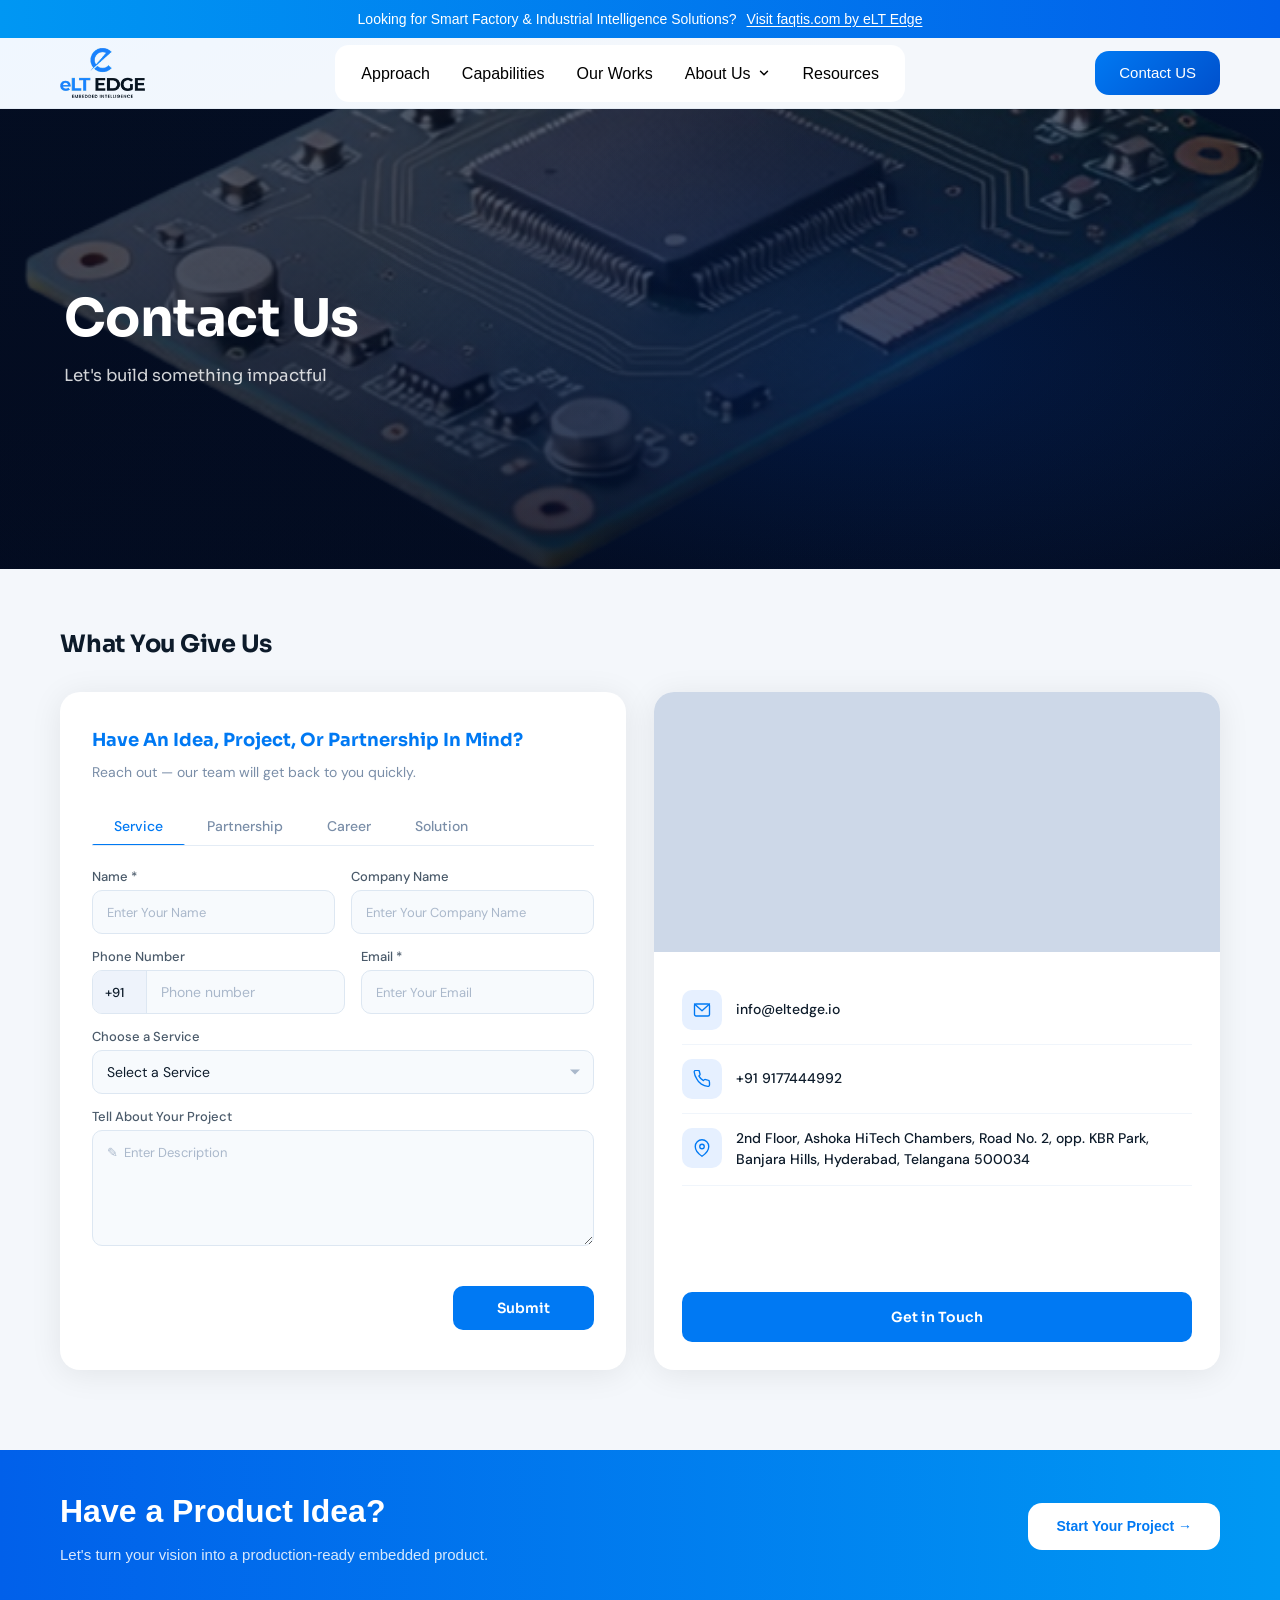
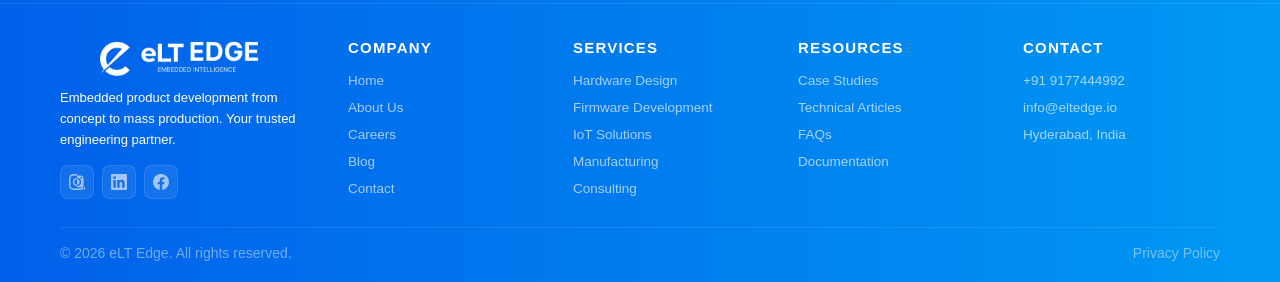
<file: contact.html>
<!doctype html>
<html lang="en">

<head>
  <meta charset="UTF-8" />
  <meta name="viewport" content="width=device-width, initial-scale=1.0" />
  <title>Contact Us — eLT Edge</title>
  <link rel="preconnect" href="https://fonts.googleapis.com" />
  <link rel="preconnect" href="https://fonts.gstatic.com" crossorigin />
  <link
    href="https://fonts.googleapis.com/css2?family=Sora:wght@300;400;500;600;700;800&family=DM+Sans:ital,opsz,wght@0,9..40,300;0,9..40,400;0,9..40,500;1,9..40,300&display=swap"
    rel="stylesheet" />
  <link rel="stylesheet" href="css/style.css" />
  <link rel="stylesheet" href="css/contact.css" />
</head>

<body>
  <!-- TOP BANNER -->
  <div class="top-banner">
    <span>Looking for Smart Factory &amp; Industrial Intelligence
      Solutions?</span>
    <a href="https://faqtis.com" target="_blank" class="banner-link">Visit faqtis.com by eLT Edge</a>
  </div>

  <!-- NAVBAR -->
  <header class="navbar" id="navbar">
    <div class="nav-inner container">
      <div class="nav-logo">
        <a href="./index.html">
          <img src="assets/images/logo white bg (1) 1.png" alt="eLT Edge" class="logo-img" />
        </a>
      </div>
      <nav class="nav-links" id="navLinks">
        <a href="approach.html" class="nav-link">Approach</a>
        <a href="capabilities-scroll.html" class="nav-link">Capabilities</a>
        <a href="ourworks.html" class="nav-link">Our Works</a>
        <div class="nav-dropdown">
          <a href="aboutus.html" class="nav-link dropdown-toggle">
            About Us

            <span class="dropdown-arrow">
              <svg xmlns="http://www.w3.org/2000/svg" width="14" height="14" viewBox="0 0 24 24" fill="none"
                stroke="currentColor" stroke-width="2.5" stroke-linecap="round" stroke-linejoin="round">
                <polyline points="6 9 12 15 18 9"></polyline>
              </svg>
            </span>
          </a>

          <div class="dropdown-menu">
            <a href="our-team.html">Our Team</a>
            <a href="careers.html">Careers</a>
          </div>
        </div>
        <a href="resources.html" class="nav-link">Resources</a>
      </nav>
      <div class="nav-actions">
        <a href="contact.html" class="btn-contact">Contact US</a>
        <button class="hamburger" id="hamburger" aria-label="Open menu" aria-expanded="false">
          <span></span><span></span><span></span>
        </button>
      </div>
    </div>
  </header>

  <!-- MOBILE DRAWER -->
  <div class="mobile-drawer" id="mobileDrawer" aria-hidden="true">
    <div class="drawer-inner">
      <button class="drawer-close" id="drawerClose" aria-label="Close menu">
        ✕
      </button>
      <nav class="drawer-links">
        <a href="approach.html">Approach</a>
        <a href="capabilities.html">Capabilities</a>
        <a href="ourworks.html">Our Works</a>
        <a href="aboutus.html">About Us</a>
        <a href="resources.html">Resources</a>
      </nav>
      <a href="contact.html" class="btn-contact">Contact Us</a>
    </div>
  </div>
  <div class="drawer-backdrop" id="drawerBackdrop"></div>

  <!-- HERO -->
  <section class="c-hero">
    <div class="c-hero-overlay"></div>
    <div class="c-hero-content container">
      <h1>Contact Us</h1>
      <p>Let's build something impactful</p>
    </div>
  </section>

  <!-- CONTACT SECTION -->
  <section class="c-section">
    <div class="container">
      <h2 class="c-section-heading">What You Give Us</h2>

      <div class="c-grid">
        <!-- FORM CARD -->
        <div class="c-form-card">
          <h3 class="c-form-title">
            Have An Idea, Project, Or Partnership In Mind?
          </h3>
          <p class="c-form-sub">
            Reach out — our team will get back to you quickly.
          </p>

          <!-- TABS -->
          <div class="c-tabs" role="tablist">
            <button class="c-tab active" role="tab" data-tab="service">
              Service
            </button>
            <button class="c-tab" role="tab" data-tab="partnership">
              Partnership
            </button>
            <button class="c-tab" role="tab" data-tab="career">Career</button>
            <button class="c-tab" role="tab" data-tab="solution">
              Solution
            </button>
          </div>

          <!-- TAB: SERVICE -->
          <div class="c-panel active" id="panel-service">
            <form class="c-form" id="form-service" novalidate>
              <input type="hidden" name="form_type" value="Service Request" />
              <div class="c-row-2">
                <div class="c-field">
                  <label class="c-label">Name *</label>
                  <input class="c-input" type="text" placeholder="Enter Your Name" name="name" required
                    autocomplete="name" />
                </div>
                <div class="c-field">
                  <label class="c-label">Company Name</label>
                  <input class="c-input" type="text" name="company" placeholder="Enter Your Company Name"
                    autocomplete="organization" />
                </div>
              </div>
              <div class="c-row-2">
                <div class="c-field">
                  <label class="c-label">Phone Number</label>
                  <div class="c-phone">
                    <select class="c-phone-code" name="phone_code" aria-label="Country code">
                      <option value="+91">+91</option>
                      <option value="+1">+1</option>
                      <option value="+44">+44</option>
                      <option value="+971">+971</option>
                      <option value="+65">+65</option>
                      <option value="+61">+61</option>
                    </select>
                    <input class="c-phone-num" type="tel" placeholder="Phone number" autocomplete="tel-national"
                      name="phone" />
                  </div>
                </div>
                <div class="c-field">
                  <label class="c-label">Email *</label>
                  <input class="c-input" type="email" placeholder="Enter Your Email" autocomplete="email" name="email"
                    required />
                </div>
              </div>
              <div class="c-field">
                <label class="c-label">Choose a Service</label>
                <div class="c-select-wrap">
                  <select class="c-select" name="service">
                    <option value="" disabled selected>Select a Service</option>
                    <option value="Hardware Design & Development">Hardware Design &amp; Development</option>
                    <option value="Firmware Development">Firmware Development</option>
                    <option value="IoT Solutions">IoT Solutions</option>
                    <option value="PCB Design & Manufacturing">PCB Design &amp; Manufacturing</option>
                    <option value="Rapid Prototyping">Rapid Prototyping</option>
                    <option value="Mass Production Support">Mass Production Support</option>
                  </select>
                </div>
              </div>
              <div class="c-field">
                <label class="c-label">Tell About Your Project</label>
                <textarea class="c-textarea" name="message" placeholder="&#9998;  Enter Description"
                  rows="4"></textarea>
              </div>
              <div class="c-form-feedback" style="display: none;"></div>
              <div class="c-submit-row">
                <button type="submit" class="c-btn-submit">
                  <span class="btn-text">Submit</span>
                  <span class="btn-spinner" style="display:none;"></span>
                </button>
              </div>
            </form>
          </div>

          <!-- TAB: PARTNERSHIP -->
          <div class="c-panel" id="panel-partnership">
            <form class="c-form" id="form-partnership" novalidate>
              <input type="hidden" name="form_type" value="Partnership Inquiry" />
              <div class="c-row-2">
                <div class="c-field">
                  <label class="c-label">Name *</label>
                  <input class="c-input" type="text" name="name" placeholder="Enter Your Name" required
                    autocomplete="name" />
                </div>
                <div class="c-field">
                  <label class="c-label">Company</label>
                  <input class="c-input" type="text" name="company" placeholder="Enter Your Company Name"
                    autocomplete="organization" />
                </div>
              </div>
              <div class="c-row-2">
                <div class="c-field">
                  <label class="c-label">Email *</label>
                  <input class="c-input" type="email" name="email" placeholder="Enter Your Email" required
                    autocomplete="email" />
                </div>
                <div class="c-field">
                  <label class="c-label">Phone Number</label>
                  <div class="c-phone">
                    <select class="c-phone-code" name="phone_code" aria-label="Country code">
                      <option value="+91">+91</option>
                      <option value="+1">+1</option>
                      <option value="+44">+44</option>
                      <option value="+971">+971</option>
                    </select>
                    <input class="c-phone-num" type="tel" name="phone" placeholder="Phone number"
                      autocomplete="tel-national" />
                  </div>
                </div>
              </div>
              <div class="c-field">
                <label class="c-label">Description</label>
                <textarea class="c-textarea" name="message" placeholder="&#9998;  Enter Description"
                  rows="5"></textarea>
              </div>
              <div class="c-form-feedback" style="display: none;"></div>
              <div class="c-submit-row">
                <button type="submit" class="c-btn-submit">
                  <span class="btn-text">Submit</span>
                  <span class="btn-spinner" style="display:none;"></span>
                </button>
              </div>
            </form>
          </div>

          <!-- TAB: CAREER -->
          <div class="c-panel" id="panel-career">
            <form class="c-form" id="form-career" novalidate>
              <input type="hidden" name="form_type" value="Career Application" />
              <div class="c-row-2">
                <div class="c-field">
                  <label class="c-label">Name *</label>
                  <input class="c-input" type="text" name="name" id="name" placeholder="Enter Your Name" required
                    autocomplete="name" />
                </div>
                <div class="c-field">
                  <label class="c-label">Company / Current Org</label>
                  <input class="c-input" type="text" name="company" id="company" placeholder="Enter Your Company Name"
                    autocomplete="organization" />
                </div>
              </div>
              <div class="c-row-2">
                <div class="c-field">
                  <label class="c-label">Email *</label>
                  <input class="c-input" type="email" name="email" id="email" placeholder="Enter Your Email" required
                    autocomplete="email" />
                </div>
                <div class="c-field">
                  <label class="c-label">Phone Number</label>
                  <div class="c-phone">
                    <select class="c-phone-code" name="phone_code" aria-label="Country code">
                      <option value="+91">+91</option>
                      <option value="+1">+1</option>
                      <option value="+44">+44</option>
                      <option value="+971">+971</option>
                    </select>
                    <input class="c-phone-num" type="tel" name="phone" id="phone" placeholder="Phone number"
                      autocomplete="tel-national" />
                  </div>
                </div>
              </div>
              <div class="c-field">
                <label class="c-label">Role Applying For</label>
                <div class="c-select-wrap">
                  <select class="c-select" name="role" id="role">
                    <option value="" disabled selected>Select a Role</option>
                    <option value="Senior FinOps Engineer">Senior FinOps Engineer</option>
                    <option value="Embedded Firmware Engineer">Embedded Firmware Engineer</option>
                    <option value="IoT Solutions Developer">IoT Solutions Developer</option>
                    <option value="Hardware Design Engineer">Hardware Design Engineer</option>
                    <option value="Business Development Manager">Business Development Manager</option>
                    <option value="Other / General Application">Other / General Application</option>
                  </select>
                </div>
              </div>

              <!-- GOOGLE DRIVE LINK INPUT -->
              <div class="c-field">
                <label class="c-label">Google Drive Link / Resume URL *</label>
                <input class="c-input" type="url" name="resume_link" id="resumeLinkInput"
                  placeholder="https://drive.google.com/file/d/..." required />
                <span class="c-file-helper">💡 Tip: Make sure sharing is set to "Anyone with the link can view". This link will appear in Google Sheets.</span>
              </div>

              <div class="c-row-2 c-row-2--align">
                <div class="c-field">
                  <label class="c-label">Experience (Years)</label>
                  <input class="c-input" type="number" name="experience" id="experience" placeholder="e.g. 3" min="0" max="50" />
                </div>
                <div class="c-field c-field--center">
                  <label class="c-checkbox-label">
                    <input type="checkbox" class="c-checkbox-input" name="relevantExperience" id="relevantExperience" />
                    <span class="c-checkbox-box"></span>
                    <span class="c-checkbox-text">My experience is not relevant</span>
                  </label>
                </div>
              </div>
              <div class="c-form-feedback" style="display: none;"></div>
              <div class="c-submit-row">
                <button type="submit" class="c-btn-submit">
                  <span class="btn-text">Submit Application</span>
                  <span class="btn-spinner" style="display:none;"></span>
                </button>
              </div>
            </form>
          </div>

          <!-- TAB: SOLUTION -->
          <div class="c-panel" id="panel-solution">
            <form class="c-form" id="form-solution" novalidate>
              <input type="hidden" name="form_type" value="Solution Inquiry" />
              <div class="c-row-2">
                <div class="c-field">
                  <label class="c-label">Name *</label>
                  <input class="c-input" type="text" name="name" placeholder="Enter your Name" required
                    autocomplete="name" />
                </div>
                <div class="c-field">
                  <label class="c-label">Company</label>
                  <input class="c-input" type="text" name="company" placeholder="Enter your company name"
                    autocomplete="organization" />
                </div>
              </div>
              <div class="c-row-2">
                <div class="c-field">
                  <label class="c-label">Email *</label>
                  <input class="c-input" type="email" name="email" placeholder="Enter your email" required
                    autocomplete="email" />
                </div>
                <div class="c-field">
                  <label class="c-label">Phone Number</label>
                  <input class="c-input" type="tel" name="phone" placeholder="Enter your phone number"
                    autocomplete="tel" />
                </div>
              </div>
              <div class="c-field">
                <label class="c-label">Solutions</label>
                <div class="c-chip-group">
                  <label class="c-chip">
                    <input type="checkbox" hidden />
                    <span>IIoT</span>
                  </label>
                  <label class="c-chip">
                    <input type="checkbox" hidden />
                    <span>Mobility</span>
                  </label>
                  <label class="c-chip">
                    <input type="checkbox" hidden />
                    <span>Smart buildings solutions</span>
                  </label>
                </div>
              </div>
              <div class="c-field">
                <label class="c-label">You Are</label>
                <div class="c-chip-group">
                  <label class="c-chip">
                    <input type="checkbox" hidden />
                    <span>Factory or manufacturing plant</span>
                  </label>
                  <label class="c-chip">
                    <input type="checkbox" hidden />
                    <span>Plant EPC contractor or system integrator</span>
                  </label>
                  <label class="c-chip">
                    <input type="checkbox" hidden />
                    <span>Industrial machine or instrument maker</span>
                  </label>
                </div>
              </div>
              <div class="c-field">
                <label class="c-label">Tell Us About Your Project</label>
                <textarea class="c-textarea" name="message" placeholder="Enter description" rows="4"></textarea>
              </div>
              <div class="c-form-feedback" style="display: none;"></div>
              <div class="c-submit-row">
                <button type="submit" class="c-btn-submit">
                  <span class="btn-text">Submit</span>
                  <span class="btn-spinner" style="display:none;"></span>
                </button>
              </div>
            </form>
          </div>
        </div>
        <!-- /c-form-card -->

        <!-- INFO CARD -->
        <div class="c-info-card">
          <div class="c-map">
            <iframe
              src="https://www.google.com/maps/embed?pb=!1m18!1m12!1m3!1d7613.47679840246!2d78.42133473995511!3d17.424337583537877!2m3!1f0!2f0!3f0!3m2!1i1024!2i768!4f13.1!3m3!1m2!1s0x3bcb970d18993739%3A0x90c151e6974d10e8!2seLT%20Edge!5e0!3m2!1sen!2sin!4v1782206076882!5m2!1sen!2sin"
              width="600" height="450" style="border: 0" allowfullscreen="" loading="lazy"
              referrerpolicy="no-referrer-when-downgrade"></iframe>
          </div>
          <div class="c-info-body">
            <div class="c-info-row">
              <div class="c-info-icon">
                <svg viewBox="0 0 24 24" fill="none" stroke="currentColor" stroke-width="1.8" stroke-linecap="round"
                  stroke-linejoin="round">
                  <rect x="2" y="4" width="20" height="16" rx="2" />
                  <polyline points="2,4 12,13 22,4" />
                </svg>
              </div>
              <span class="c-info-val">info@eltedge.io</span>
            </div>
            <div class="c-info-row">
              <div class="c-info-icon">
                <svg viewBox="0 0 24 24" fill="none" stroke="currentColor" stroke-width="1.8" stroke-linecap="round"
                  stroke-linejoin="round">
                  <path
                    d="M22 16.92v3a2 2 0 0 1-2.18 2 19.79 19.79 0 0 1-8.63-3.07A19.5 19.5 0 0 1 4.69 11.23 19.79 19.79 0 0 1 1.61 2.64 2 2 0 0 1 3.6.46h3a2 2 0 0 1 2 1.72c.127.96.361 1.903.7 2.81a2 2 0 0 1-.45 2.11L7.91 8.1a16 16 0 0 0 6 6l.91-.91a2 2 0 0 1 2.11-.45c.907.339 1.85.573 2.81.7A2 2 0 0 1 21.73 15.5z" />
                </svg>
              </div>
              <span class="c-info-val">+91 9177444992</span>
            </div>
            <div class="c-info-row c-info-row--top">
              <div class="c-info-icon">
                <svg viewBox="0 0 24 24" fill="none" stroke="currentColor" stroke-width="1.8" stroke-linecap="round"
                  stroke-linejoin="round">
                  <path d="M21 10c0 7-9 13-9 13S3 17 3 10a9 9 0 0 1 18 0z" />
                  <circle cx="12" cy="10" r="3" />
                </svg>
              </div>
              <span class="c-info-val">2nd Floor, Ashoka HiTech Chambers, Road No. 2, opp. KBR Park,
                Banjara Hills, Hyderabad, Telangana 500034</span>
            </div>
            <div class="c-info-btn">
              <a href="mailto:info@eltedge.io" class="c-btn-touch">Get in Touch</a>
            </div>
          </div>
        </div>
      </div>
      <!-- /c-grid -->
    </div>
  </section>

  <!-- CTA SECTION -->
  <section class="footer-cta">
    <div class="container footer-cta-inner">
      <div class="cta-text">
        <h2>Have a Product Idea?</h2>
        <p>
          Let's turn your vision into a production-ready embedded product.
        </p>
      </div>
      <a href="./contact.html" class="btn-cta-white">Start Your Project →</a>
    </div>
  </section>

  <!-- FOOTER -->
  <footer class="footer">
    <div class="container footer-inner">
      <div class="footer-top">
        <!-- Brand -->
        <div class="footer-brand">
          <img src="assets/images/logo in white.png" alt="eLT Edge" class="footer-logo" />
          <p>
            Embedded product development from concept to mass production. Your
            trusted engineering partner.
          </p>
          <div class="footer-social">
            <a href="https://www.instagram.com/elt_edge/" target="_blank" rel="noopener noreferrer"
              aria-label="Instagram" class="social-icon">
              <svg width="16" height="16" viewBox="0 0 24 24" fill="currentColor">
                <path
                  d="M12 2.163c3.204 0 3.584.012 4.85.07 3.252.148 4.771 1.691 4.919 4.919.058 1.265.069 1.645.069 4.849 0 3.205-.012 3.584-.069 4.849-.149 3.225-1.664 4.771-4.919 4.919-1.266.058-1.644.07-4.85.07-3.204 0-3.584-.012-4.849-.07-3.26-.149-4.771-1.699-4.919-4.92-.058-1.265-.07-1.644-.07-4.849 0-3.204.013-3.583.07-4.849.149-3.227 1.664-4.771 4.919-4.919 1.266-.057 1.645-.069 4.849-.069Zm0-2.163c-3.259 0-3.667.014-4.947.072-4.358.2-6.78 2.618-6.98 6.98-.059 1.281-.073 1.689-.073 4.948 0 3.259.014 3.668.072 4.948.2 4.358 2.618 6.78 6.98 6.98 1.281.058 1.689.072 4.948.072 3.259 0 3.668-.014 4.948-.072 4.354-.2 6.782-2.618 6.979-6.98.059-1.28.073-1.689.073 4.948 0 3.259-.014 3.667-.072 4.947-.196-4.354-2.617-6.78-6.979-6.98-1.281-.059-1.69-.073-4.949-.073Zm0 5.838a6.162 6.162 0 1 0 0 12.324 6.162 6.162 0 0 0 0-12.324ZM12 16a4 4 0 1 1 0-8 4 4 0 0 1 0 8Zm6.406-11.845a1.44 1.44 0 1 0 0 2.881 1.44 1.44 0 0 0 0-2.881Z" />
              </svg>
            </a>
            <a href="https://www.linkedin.com/company/elt-edge/" target="_blank" rel="noopener noreferrer"
              aria-label="LinkedIn" class="social-icon">
              <svg width="16" height="16" viewBox="0 0 24 24" fill="currentColor">
                <path
                  d="M20.447 20.452h-3.554v-5.569c0-1.328-.027-3.037-1.852-3.037-1.853 0-2.136 1.445-2.136 2.939v5.667H9.351V9h3.414v1.561h.046c.477-.9 1.637-1.85 3.37-1.85 3.601 0 4.267 2.37 4.267 5.455v6.286ZM5.337 7.433a2.062 2.062 0 0 1-2.063-2.065 2.064 2.064 0 1 1 2.063 2.065Zm1.782 13.019H3.555V9h3.564v11.452ZM22.225 0H1.771C.792 0 0 .774 0 1.729v20.542C0 23.227.792 24 1.771 24h20.451C23.2 24 24 23.227 24 22.271V1.729C24 .774 23.2 0 22.222 0h.003Z" />
              </svg>
            </a>
            <a href="https://www.facebook.com/eltedge.global/" target="_blank" rel="noopener noreferrer"
              aria-label="Facebook" class="social-icon">
              <svg width="16" height="16" viewBox="0 0 24 24" fill="currentColor">
                <path
                  d="M24 12.073c0-6.627-5.373-12-12-12s-12 5.373-12 12c0 5.99 4.388 10.954 10.125 11.854v-8.385H7.078v-3.47h3.047V9.43c0-3.007 1.792-4.669 4.533-4.669 1.312 0 2.686.235 2.686.235v2.953H15.83c-1.491 0-1.956.925-1.956 1.874v2.25h3.328l-.532 3.47h-2.796v8.385C19.612 23.027 24 18.062 24 12.073Z" />
              </svg>
            </a>
          </div>
        </div>

        <!-- Links -->
        <div class="footer-links">
          <div class="footer-col">
            <h4>Company</h4>
            <a href="./index.html">Home</a>
            <a href="./aboutus.html">About Us</a>
            <a href="./careers.html">Careers</a>
            <a href="./resources.html">Blog</a>
            <a href="./contact.html">Contact</a>
          </div>

          <div class="footer-col">
            <h4>Services</h4>
            <a href="./capabilities-scroll.html">Hardware Design</a>
            <a href="./capabilities-scroll.html">Firmware Development</a>
            <a href="./capabilities-scroll.html">IoT Solutions</a>
            <a href="./capabilities-scroll.html">Manufacturing</a>
            <a href="./capabilities-scroll.html">Consulting</a>
          </div>

          <div class="footer-col">
            <h4>Resources</h4>
            <a href="./resources.html">Case Studies</a>
            <a href="./resources.html">Technical Articles</a>
            <a href="./resources.html">FAQs</a>
            <a href="./resources.html">Documentation</a>
          </div>

          <div class="footer-col">
            <h4>Contact</h4>
            <a href="tel:+919177444992">+91 9177444992</a>
            <a href="mailto:info@eltedge.io">info@eltedge.io</a>
            <a href="./contact.html">Hyderabad, India</a>
          </div>
        </div>
      </div>

      <!-- Footer Bottom -->
      <div class="footer-bottom">
        <p>© 2026 eLT Edge. All rights reserved.</p>
        <div class="footer-bottom-links">
          <a href="#">Privacy Policy</a>
        </div>
      </div>
    </div>
  </footer>

  <script src="js/main.js"></script>
  <script src="js/contact-form.js"></script>
  <script>
    (function () {
      "use strict";

      /* ---- TAB SWITCHING ---- */
      var tabs = document.querySelectorAll(".c-tab");
      var panels = document.querySelectorAll(".c-panel");

      tabs.forEach(function (tab) {
        tab.addEventListener("click", function () {
          var target = tab.getAttribute("data-tab");
          tabs.forEach(function (t) {
            t.classList.remove("active");
          });
          panels.forEach(function (p) {
            p.classList.remove("active");
          });
          tab.classList.add("active");
          var panel = document.getElementById("panel-" + target);
          if (panel) panel.classList.add("active");
        });
      });

      /* ---- SOLUTION CHIP CARDS ---- */
      document.querySelectorAll(".c-chip").forEach(function (chip) {
        chip.addEventListener("click", function () {
          var inp = chip.querySelector('input[type="checkbox"]');
          if (inp) {
            inp.checked = !inp.checked;
            chip.classList.toggle("selected", inp.checked);
          }
        });
      });

      /* ---- FILE UPLOAD ---- */
      var resumeInput = document.getElementById("resumeInput");
      if (resumeInput) {
        resumeInput.addEventListener("change", function () {
          var label = document.getElementById("resumeLabel");
          var text = label ? label.querySelector(".c-file-text") : null;
          if (text && resumeInput.files.length) {
            text.textContent = resumeInput.files[0].name;
          }
        });
      }

      /* ---- FORM SUBMIT ---- */
      // document.querySelectorAll(".c-form").forEach(function (form) {
      //   form.addEventListener("submit", function (e) {
      //     e.preventDefault();
      //     alert("Thank you! We will get back to you shortly.");
      //     form.reset();
      //     form.querySelectorAll(".c-chip").forEach(function (c) {
      //       c.classList.remove("selected");
      //     });
      //     var ft = form.querySelector(".c-file-text");
      //     if (ft) ft.textContent = "Upload Resume";
      //   });
      // });

      /* ---- FOOTER ACCORDION (MOBILE) ---- */
      document.querySelectorAll(".footer-acc-head").forEach(function (head) {
        head.addEventListener("click", function () {
          var colId = head.getAttribute("data-col");
          var col = document.getElementById(colId);
          if (col) col.classList.toggle("open");
        });
      });

      /* ---- CAREER ROLE DROPDOWN — populated from careers page via localStorage ---- */
      (function () {
        var fallbackJobs = [
          "Senior FinOps Engineer",
          "Embedded Firmware Engineer",
          "IoT Solutions Developer",
          "Hardware Design Engineer",
          "Business Development Manager",
        ];

        var roleSelect = document.getElementById("role") || document.getElementById("careerRoleSelect");
        if (!roleSelect) return;

        var storedJobs = null;
        try {
          storedJobs = JSON.parse(
            localStorage.getItem("eltEdgeJobs") || "null",
          );
        } catch (e) { }
        var jobs =
          storedJobs && storedJobs.length ? storedJobs : fallbackJobs;

        jobs.forEach(function (title) {
          var exists = false;
          for (var i = 0; i < roleSelect.options.length; i++) {
            if (roleSelect.options[i].value.toLowerCase() === title.toLowerCase()) {
              exists = true;
              break;
            }
          }
          if (!exists) {
            var opt = document.createElement("option");
            opt.value = title;
            opt.textContent = title;
            roleSelect.appendChild(opt);
          }
        });

        /* Read URL params: ?tab=career&role=<title> */
        var params = new URLSearchParams(window.location.search);
        var tabParam = params.get("tab");
        var roleParam = params.get("role");

        if (tabParam === "career") {
          /* Switch to Career tab */
          document.querySelectorAll(".c-tab").forEach(function (t) {
            t.classList.remove("active");
          });
          document.querySelectorAll(".c-panel").forEach(function (p) {
            p.classList.remove("active");
          });
          var careerTab = document.querySelector('[data-tab="career"]');
          var careerPanel = document.getElementById("panel-career");
          if (careerTab) careerTab.classList.add("active");
          if (careerPanel) careerPanel.classList.add("active");

          setTimeout(function () {
            var formCard = document.querySelector(".c-form-card");
            if (formCard)
              formCard.scrollIntoView({ behavior: "smooth", block: "start" });
          }, 200);
        }

        if (roleParam) {
          var decodedRole = decodeURIComponent(roleParam);
          var matched = false;
          for (var i = 0; i < roleSelect.options.length; i++) {
            if (roleSelect.options[i].value.toLowerCase() === decodedRole.toLowerCase()) {
              roleSelect.selectedIndex = i;
              matched = true;
              break;
            }
          }
          if (!matched && decodedRole) {
            var customOpt = document.createElement("option");
            customOpt.value = decodedRole;
            customOpt.textContent = decodedRole;
            customOpt.selected = true;
            roleSelect.appendChild(customOpt);
          }
        }
      })();
    })();
  </script>
</body>

</html>
</file>
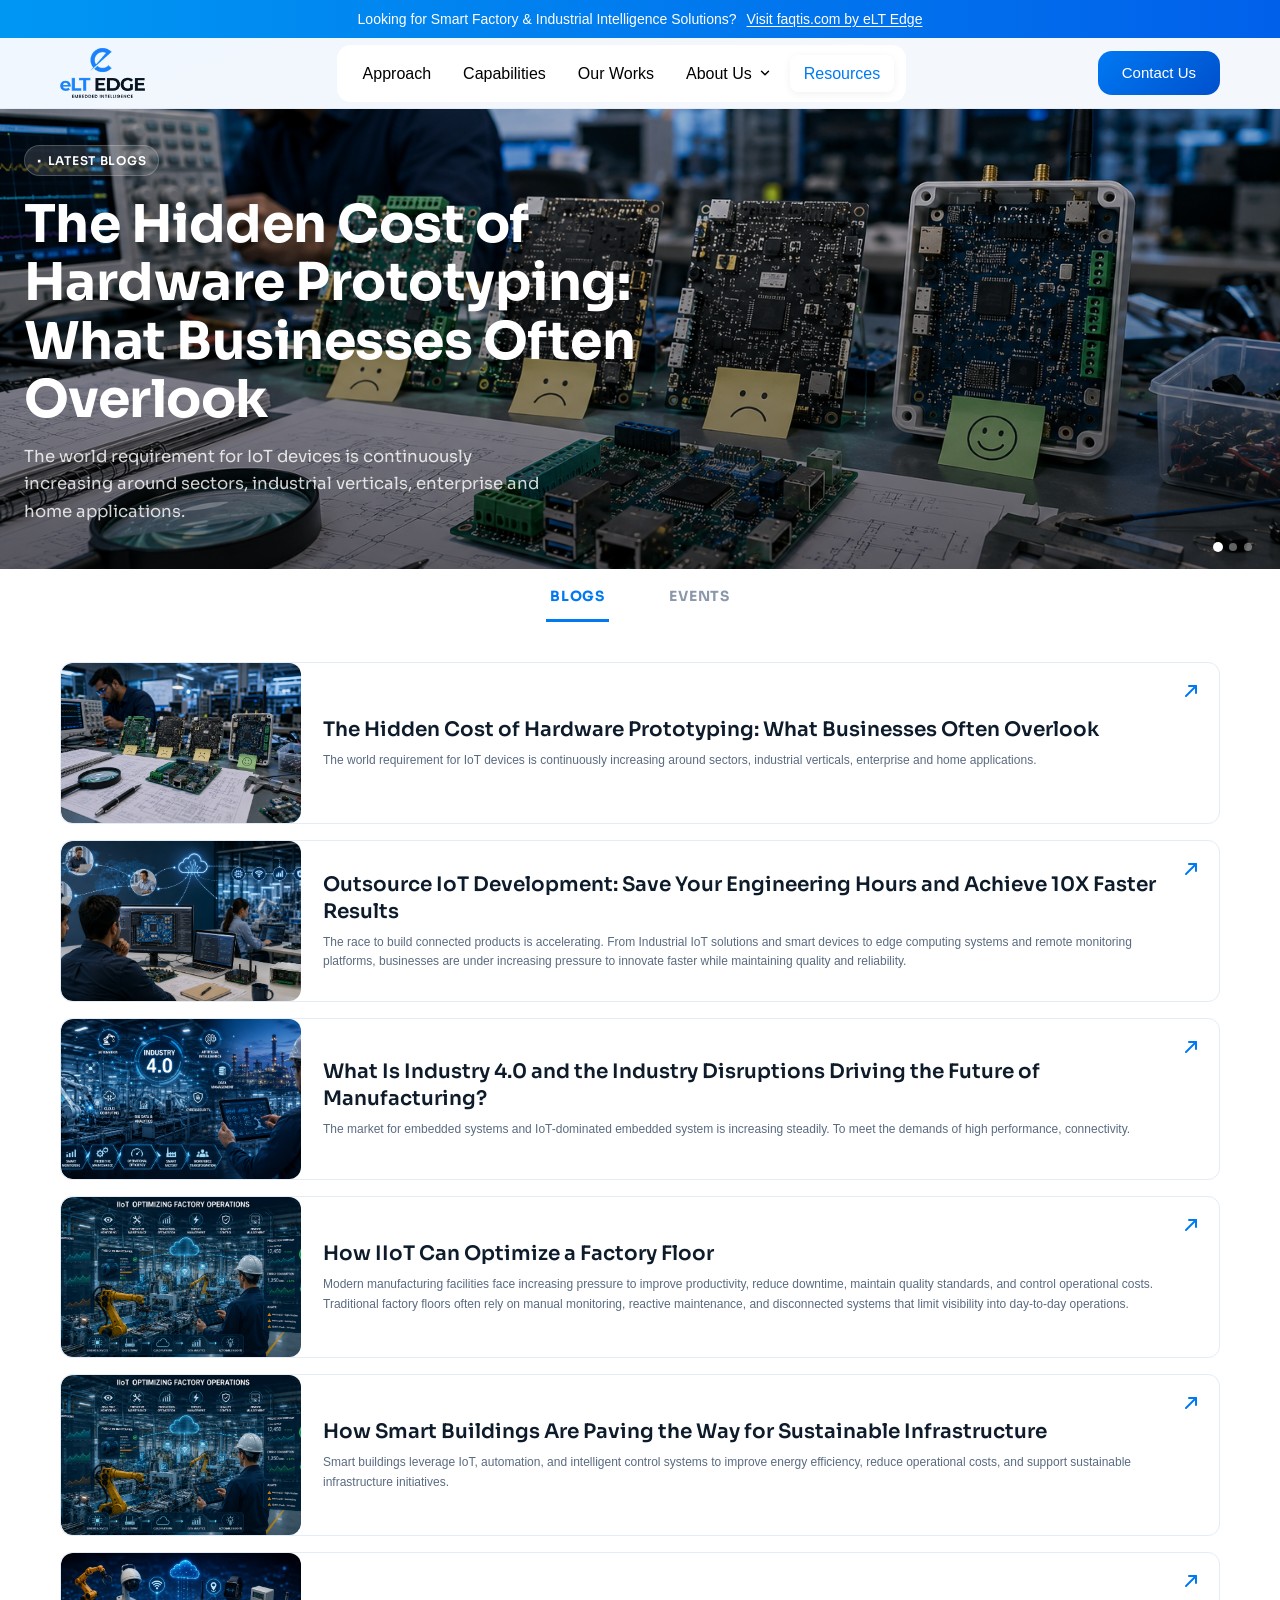
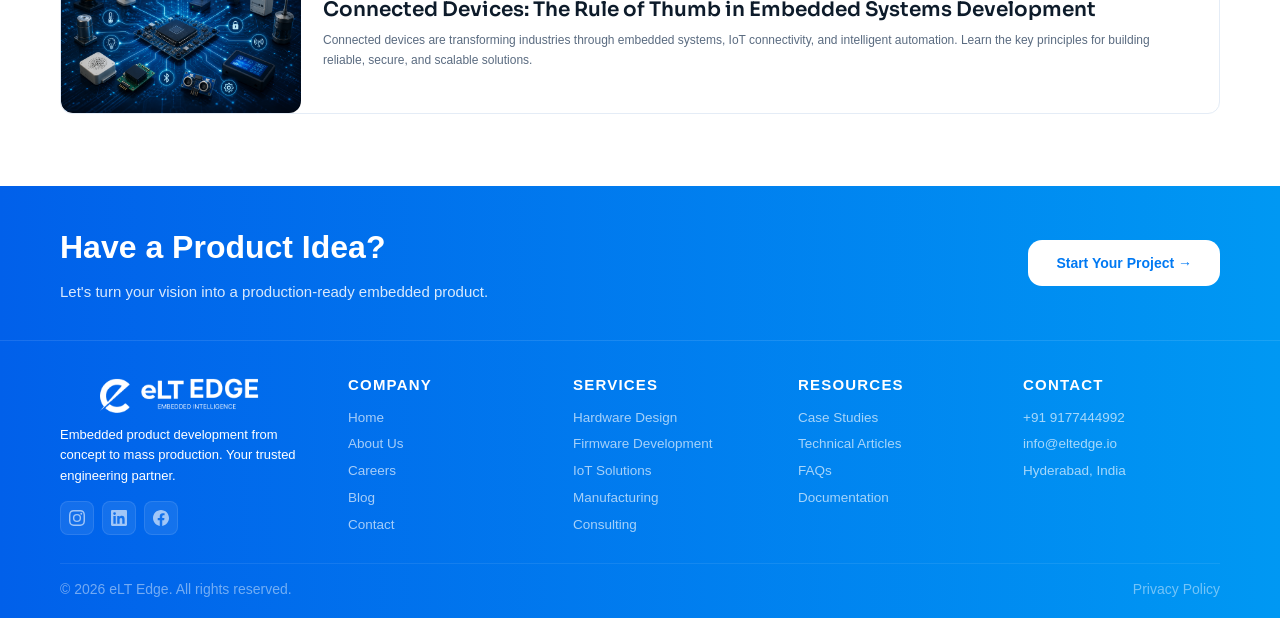
<file: resources.html>
<!doctype html>
<html lang="en">

<head>
  <meta charset="UTF-8" />
  <meta name="viewport" content="width=device-width, initial-scale=1.0" />
  <title>Resources — eLT Edge</title>
  <link rel="preconnect" href="https://fonts.googleapis.com" />
  <link rel="preconnect" href="https://fonts.gstatic.com" crossorigin />
  <link
    href="https://fonts.googleapis.com/css2?family=Sora:wght@300;400;500;600;700;800&family=DM+Sans:ital,wght@0,300;0,400;0,500;1,300&display=swap"
    rel="stylesheet" />
  <link rel="stylesheet" href="css/style.css" />
  <link rel="stylesheet" href="css/resources.css" />
</head>

<body>
  <!-- Top Banner -->
  <div class="top-banner">
    <span>Looking for Smart Factory &amp; Industrial Intelligence
      Solutions?</span>
    <a href="https://faqtis.com" target="_blank" class="banner-link">Visit faqtis.com by eLT Edge
    </a>
  </div>

  <!-- Navbar -->
  <header class="navbar" id="navbar">
    <div class="nav-inner container">
      <div class="nav-logo">
        <a href="./index.html"><img src="assets/images/logo white bg (1) 1.png" alt="eLT Edge" class="logo-img" /></a>
      </div>
      <nav class="nav-links" id="navLinks">
        <a href="approach.html" class="nav-link">Approach</a>
        <a href="capabilities-scroll.html" class="nav-link">Capabilities</a>
        <a href="ourworks.html" class="nav-link">Our Works</a>
        <div class="nav-dropdown">
          <a href="aboutus.html" class="nav-link dropdown-toggle">
            About Us

            <span class="dropdown-arrow">
              <svg xmlns="http://www.w3.org/2000/svg" width="14" height="14" viewBox="0 0 24 24" fill="none"
                stroke="currentColor" stroke-width="2.5" stroke-linecap="round" stroke-linejoin="round">
                <polyline points="6 9 12 15 18 9"></polyline>
              </svg>
            </span>
          </a>

          <div class="dropdown-menu">
            <a href="our-team.html">Our Team</a>
            <a href="careers.html">Careers</a>
          </div>
        </div>
        <a href="resources.html" class="nav-link" style="
              background: #fff;
              color: #0079f3;
              box-shadow: 0 2px 8px rgba(0, 0, 0, 0.06);
            ">Resources</a>
      </nav>
      <div class="nav-actions">
        <a href="contact.html" class="btn-contact">Contact Us</a>
        <button class="hamburger" id="hamburger" aria-label="Open menu" aria-expanded="false">
          <span></span><span></span><span></span>
        </button>
      </div>
    </div>
  </header>

  <!-- Mobile Drawer -->
  <div class="mobile-drawer" id="mobileDrawer" aria-hidden="true">
    <div class="drawer-inner">
      <button class="drawer-close" id="drawerClose" aria-label="Close menu">
        ✕
      </button>
      <nav class="drawer-links">
        <a href="approach.html">Approach</a>
        <a href="capabilities.html">Capabilities</a>
        <a href="ourworks.html">Our Works</a>
        <a href="aboutus.html">About Us</a>
        <a href="resources.html">Resources</a>
      </nav>
      <button class="btn-contact drawer-cta">Contact Us</button>
    </div>
  </div>
  <div class="drawer-backdrop" id="drawerBackdrop"></div>

  <!-- ============================================================
       MAIN VIEW (hero + tabs + content)
       ============================================================ -->
  <div id="mainView">
    <!-- Hero -->
    <section class="res-hero">
      <div class="res-hero-bg blogs-bg" id="resHeroBg"></div>
      <div class="res-hero-overlay"></div>

      <!-- Blogs hero content -->
      <div class="res-hero-content" id="blogsHeroContent">
        <span class="res-hero-badge">LATEST BLOGS</span>
        <h1 class="res-hero-title">
          The Hidden Cost of Hardware Prototyping: What Businesses Often
          Overlook
        </h1>
        <p class="res-hero-sub">
          The world requirement for IoT devices is continuously increasing
          around sectors, industrial verticals, enterprise and home
          applications.
        </p>
      </div>

      <!-- Events hero content -->
      <div class="res-hero-content" id="eventsHeroContent" style="display: none">
        <span class="res-hero-badge">LATEST EVENTS</span>
        <div class="res-hero-event-title">
          eLT Edge at Productronica 2025, Bangalore
        </div>
      </div>

      <div class="res-hero-dots">
        <button class="res-hero-dot active"></button>
        <button class="res-hero-dot"></button>
        <button class="res-hero-dot"></button>
      </div>
    </section>

    <!-- Tabs -->
    <div class="res-tabs-wrap">
      <button class="res-tab active" data-tab="blogs">BLOGS</button>
      <button class="res-tab" data-tab="events">EVENTS</button>
    </div>

    <!-- ---- BLOGS CONTENT ---- -->
    <div id="blogsContent">
      <section class="blog-list-section">
        <div class="container">
          <div class="blog-list" id="blogList">
            <!-- Cards injected by JS -->
          </div>
        </div>
      </section>
    </div>

    <!-- ---- EVENTS CONTENT ---- -->
    <div id="eventsContent" style="display: none">
      <section class="events-section">
        <div class="events-grid" id="eventsGrid">
          <!-- Scroll rows injected by JS -->
        </div>
      </section>
    </div>
  </div>
  <!-- /#mainView -->

  <!-- ============================================================
       BLOG DETAIL VIEW
       ============================================================ -->
  <div id="blogDetailView" style="display: none">
    <div class="blog-detail-wrap">
      <!-- Top hero image -->
      <div class="blog-detail-hero-img">
        <img id="detailHeroImg" src="assets/images/Events/bloghero.png" alt="" class="detail-hero-img-el" />
      </div>

      <!-- Content -->
      <div class="blog-detail-content">
        <div class="container">
          <button class="blog-back-nav" id="backToBlogs">
            &#8249; BLOGS
          </button>
          <h1 class="blog-detail-title" id="detailTitle"></h1>
          <div class="blog-detail-body" id="detailBody"></div>
        </div>
      </div>
    </div>
  </div>

  <!-- ============================================================
       CTA
       ============================================================ -->
  <section class="footer-cta">
    <div class="container footer-cta-inner">
      <div class="cta-text">
        <h2>Have a Product Idea?</h2>
        <p>
          Let's turn your vision into a production-ready embedded product.
        </p>
      </div>
      <a href="./contact.html" class="btn-cta-white">Start Your Project →</a>
    </div>
  </section>
  <!-- ============================================================
       FOOTER
       ============================================================ -->
  <footer class="footer">
    <div class="container footer-inner">
      <div class="footer-top">
        <!-- Brand -->
        <div class="footer-brand">
          <img src="assets/images/logo in white.png" alt="eLT Edge" class="footer-logo" />
          <p>
            Embedded product development from concept to mass production. Your
            trusted engineering partner.
          </p>
          <div class="footer-social">
            <a href="https://www.instagram.com/elt_edge/" target="_blank" rel="noopener noreferrer"
              aria-label="Instagram" class="social-icon">
              <svg width="16" height="16" viewBox="0 0 24 24" fill="currentColor">
                <path
                  d="M12 2.163c3.204 0 3.584.012 4.85.07 3.252.148 4.771 1.691 4.919 4.919.058 1.265.069 1.645.069 4.849 0 3.205-.012 3.584-.069 4.849-.149 3.225-1.664 4.771-4.919 4.919-1.266.058-1.644.07-4.85.07-3.204 0-3.584-.012-4.849-.07-3.26-.149-4.771-1.699-4.919-4.92-.058-1.265-.07-1.644-.07-4.849 0-3.204.013-3.583.07-4.849.149-3.227 1.664-4.771 4.919-4.919 1.266-.057 1.645-.069 4.849-.069Zm0-2.163c-3.259 0-3.667.014-4.947.072-4.358.2-6.78 2.618-6.98 6.98-.059 1.281-.073 1.689-.073 4.948 0 3.259.014 3.668.072 4.948.2 4.358 2.618 6.78 6.98 6.98 1.281.058 1.689.072 4.948.072 3.259 0 3.668-.014 4.948-.072 4.354-.2 6.782-2.618 6.979-6.98.059-1.28.073-1.689.073-4.948 0-3.259-.014-3.667-.072-4.947-.196-4.354-2.617-6.78-6.979-6.98-1.281-.059-1.69-.073-4.949-.073Zm0 5.838a6.162 6.162 0 1 0 0 12.324 6.162 6.162 0 0 0 0-12.324ZM12 16a4 4 0 1 1 0-8 4 4 0 0 1 0 8Zm6.406-11.845a1.44 1.44 0 1 0 0 2.881 1.44 1.44 0 0 0 0-2.881Z" />
              </svg>
            </a>
            <a href="https://www.linkedin.com/company/elt-edge/" target="_blank" rel="noopener noreferrer"
              aria-label="LinkedIn" class="social-icon">
              <svg width="16" height="16" viewBox="0 0 24 24" fill="currentColor">
                <path
                  d="M20.447 20.452h-3.554v-5.569c0-1.328-.027-3.037-1.852-3.037-1.853 0-2.136 1.445-2.136 2.939v5.667H9.351V9h3.414v1.561h.046c.477-.9 1.637-1.85 3.37-1.85 3.601 0 4.267 2.37 4.267 5.455v6.286ZM5.337 7.433a2.062 2.062 0 0 1-2.063-2.065 2.064 2.064 0 1 1 2.063 2.065Zm1.782 13.019H3.555V9h3.564v11.452ZM22.225 0H1.771C.792 0 0 .774 0 1.729v20.542C0 23.227.792 24 1.771 24h20.451C23.2 24 24 23.227 24 22.271V1.729C24 .774 23.2 0 22.222 0h.003Z" />
              </svg>
            </a>
            <a href="https://www.facebook.com/eltedge.global/" target="_blank" rel="noopener noreferrer"
              aria-label="Facebook" class="social-icon">
              <svg width="16" height="16" viewBox="0 0 24 24" fill="currentColor">
                <path
                  d="M24 12.073c0-6.627-5.373-12-12-12s-12 5.373-12 12c0 5.99 4.388 10.954 10.125 11.854v-8.385H7.078v-3.47h3.047V9.43c0-3.007 1.792-4.669 4.533-4.669 1.312 0 2.686.235 2.686.235v2.953H15.83c-1.491 0-1.956.925-1.956 1.874v2.25h3.328l-.532 3.47h-2.796v8.385C19.612 23.027 24 18.062 24 12.073Z" />
              </svg>
            </a>
          </div>
        </div>

        <!-- Links -->
        <div class="footer-links">
          <div class="footer-col">
            <h4>Company</h4>
            <a href="./index.html">Home</a>
            <a href="./aboutus.html">About Us</a>
            <a href="./careers.html">Careers</a>
            <a href="./resources.html">Blog</a>
            <a href="./contact.html">Contact</a>
          </div>

          <div class="footer-col">
            <h4>Services</h4>
            <a href="./capabilities-scroll.html">Hardware Design</a>
            <a href="./capabilities-scroll.html">Firmware Development</a>
            <a href="./capabilities-scroll.html">IoT Solutions</a>
            <a href="./capabilities-scroll.html">Manufacturing</a>
            <a href="./capabilities-scroll.html">Consulting</a>
          </div>

          <div class="footer-col">
            <h4>Resources</h4>
            <a href="./resources.html">Case Studies</a>
            <a href="./resources.html">Technical Articles</a>
            <a href="./resources.html">FAQs</a>
            <a href="./resources.html">Documentation</a>
          </div>

          <div class="footer-col">
            <h4>Contact</h4>
            <a href="tel:+919177444992">+91 9177444992</a>
            <a href="mailto:info@eltedge.io">info@eltedge.io</a>
            <a href="./contact.html">Hyderabad, India</a>
          </div>
        </div>
      </div>

      <!-- Footer Bottom -->
      <div class="footer-bottom">
        <p>© 2026 eLT Edge. All rights reserved.</p>
        <div class="footer-bottom-links">
          <a href="#">Privacy Policy</a>
        </div>
      </div>
    </div>
  </footer>

  <script src="js/main.js"></script>
  <script>
    /* ============================================================
     RESOURCES PAGE SCRIPT
     ============================================================ */
    (function () {
      "use strict";

      /* ----------------------------------------------------------
       BLOG DATA
    ---------------------------------------------------------- */
      var blogs = [
        // Blog 1
        {
          id: 1,
          title:
            "The Hidden Cost of Hardware Prototyping: What Businesses Often Overlook",
          desc: "The world requirement for IoT devices is continuously increasing around sectors, industrial verticals, enterprise and home applications.",
          img: "assets/images/blogs-images/blog-1.png",
          imgBg: "linear-gradient(135deg,#0a1628 0%,#1a3a60 100%)",
          body: [
            {
              type: "p",
              text: "Hardware prototyping is an essential step in transforming an innovative idea into a market-ready product. Whether developing an Industrial IoT device, smart sensor, edge computing gateway, or embedded system, prototyping helps validate functionality, performance, and user requirements before mass production. However, many organizations underestimate the true cost of hardware prototyping. Beyond component purchases and manufacturing expenses, hidden costs often emerge throughout the development cycle, leading to budget overruns, delayed product launches, and missed market opportunities. Understanding these hidden expenses can help businesses plan more effectively and accelerate product development.",
            },
            {
              type: "h2",
              text: "The Myth of the Single Prototype",
            },
            {
              type: "p",
              text: "One of the most common misconceptions is that a product requires only one prototype before production.",
            },
            {
              type: "p",
              text: "In reality, hardware development involves multiple iterations:",
            },
            { type: "h2", text: "Start with a Clear Product Vision" },

            {
              type: "ul",
              items: [
                "Proof of Concept (PoC)",
                "Engineering Prototype",
                "Functional Prototype",
                "Design Validation Testing (DVT)",
                "Production Validation Testing (PVT)",
              ],
            },
            {
              type: "p",
              text: "Each stage introduces new design improvements, testing requirements, and manufacturing adjustments. As a result, development teams often build several versions before achieving a production-ready design.",
            },
            { type: "h2", text: "Cost #1: Design Revisions and Rework" },
            {
              type: "p",
              text: "Hardware development rarely goes exactly as planned.",
            },
            { type: "p", text: "Engineers frequently encounter::" },
            {
              type: "ul",
              items: [
                "Circuit design issues",
                "Thermal management challenges",
                "Power consumption problems",
                "Signal integrity concerns",
                "Mechanical fitment issues",
              ],
            },
            {
              type: "p",
              text: "Even small design modifications may require PCB redesigns, additional testing, and new prototype manufacturing runs. These iterative changes can significantly increase development costs if not anticipated early in the project.",
            },
          ],
        },
        // Blog 2
        {
          id: 2,
          title:
            "Outsource IoT Development: Save Your Engineering Hours and Achieve 10X Faster Results",
          desc: "The race to build connected products is accelerating. From Industrial IoT solutions and smart devices to edge computing systems and remote monitoring platforms, businesses are under increasing pressure to innovate faster while maintaining quality and reliability.",
          img: "assets/images/blogs-images/blog-2.png",
          imgBg: "linear-gradient(135deg,#1a0a28 0%,#3a1060 100%)",
          body: [
            {
              type: "p",
              text: "The race to build connected products is accelerating. From Industrial IoT solutions and smart devices to edge computing systems and remote monitoring platforms, businesses are under increasing pressure to innovate faster while maintaining quality and reliability.<br><br>However, building an in-house IoT development team can be expensive, time-consuming, and resource-intensive. Hardware engineers, firmware developers, cloud architects, mobile app developers, and testing specialists all play a critical role in delivering a successful IoT product. <br> <br>This is why many organizations are choosing to outsource IoT development—not just to reduce costs, but to accelerate innovation and achieve better outcomes.",
            },
            { type: "h2", text: "The Growing Complexity of IoT Development" },
            {
              type: "p",
              text: "Developing an IoT product involves multiple disciplines working together:",
            },
            {
              type: "ul",
              items: [
                "Hardware design and PCB development",
                "Embedded firmware programming",
                "Wireless communication integration",
                "Cloud platform development",
                "Data analytics and dashboards",
                "Mobile and web applications",
                "Security and device management",
              ],
            },
            {
              type: "p",
              text: "Managing all these capabilities internally often stretches engineering teams beyond their capacity, resulting in longer development cycles and delayed product launches.",
            },
            {
              type: "h2",
              text: "The Hidden Cost of Building Everything In-House",
            },
            {
              type: "p",
              text: "Many businesses focus only on salaries when calculating engineering costs.",
            },
            {
              type: "p",
              text: "In reality, internal development also requires:",
            },
            {
              type: "ul",
              items: [
                "Recruitment and onboarding",
                "Training and skill development",
                "Specialized development tools",
                "Testing equipment",
                "Infrastructure investments",
                "Project management overhead",
              ],
            },
            {
              type: "p",
              text: "These costs can significantly impact budgets and slow down product development efforts.",
            },
            {
              type: "h2",
              text: "Why Companies Are Outsourcing IoT Development",
            },
            { type: "p", text: "Access to Specialized Expertise" },
            {
              type: "p",
              text: "IoT projects require expertise across hardware, firmware, cloud, and software technologies.",
            },
            {
              type: "p",
              text: "An experienced IoT engineering partner brings proven methodologies, industry knowledge, and technical expertise that would otherwise take years to build internally.",
            },
            {
              type: "h2",
              text: "Faster Time-to-Market",
            },

            {
              type: "p",
              text: "Every month spent recruiting engineers or solving technical challenges delays product launches.",
            },
            {
              type: "p",
              text: "Outsourcing enables businesses to start development immediately with an established team, reducing project timelines and accelerating market entry.",
            },
            {
              type: "h2",
              text: "Reduced Development Risks",
            },
            {
              type: "p",
              text: "Experienced IoT partners have already solved common challenges related to:",
            },
            {
              type: "ul",
              items: [
                "Connectivity issues",
                "Device security",
                "Cloud scalability",
                "Firmware optimization",
                "Industrial deployments",
              ],
            },
            {
              type: "p",
              text: "This minimizes costly mistakes and improves project success rates.",
            },
            {
              type: "h2",
              text: "Scalability Without Additional Hiring",
            },
            {
              type: "p",
              text: "Project requirements often change during development.",
            },
            {
              type: "p",
              text: "Outsourcing provides flexibility to scale engineering resources up or down without the long-term commitments associated with internal hiring.",
            },
            {
              type: "h2",
              text: "How Outsourcing Delivers 10X Results",
            },
            {
              type: "p",
              text: "Organizations that partner with experienced IoT development teams often experience:",
            },
            {
              type: "ul",
              items: [
                "Faster product development cycles",
                "Reduced engineering overhead",
                "Improved product quality",
                "Better scalability",
                "Lower operational risks",
                "Accelerated innovation",
              ],
            },
            {
              type: "p",
              text: "Instead of spending valuable engineering hours solving infrastructure and development challenges, internal teams can focus on business strategy, customer needs, and product innovation.",
            },
            {
              type: "h2",
              text: "Choosing the Right IoT Development Partner",
            },
            {
              type: "p",
              text: "Not all development partners are the same.",
            },
            {
              type: "p",
              text: "Look for a team that offers:",
            },
            {
              type: "ul",
              items: [
                "End-to-end IoT product engineering",
                "Embedded systems expertise",
                "Cloud and edge computing capabilities",
                "Industrial IoT experience",
                "Proven deployment success stories",
                "Long-term support and maintenance",
              ],
            },
            {
              type: "p",
              text: "A strong partner becomes an extension of your engineering team rather than just a service provider.",
            },
            {
              type: "h2",
              text: "Real-World Impact",
            },
            {
              type: "p",
              text: "Manufacturers, OEMs, and technology companies are increasingly leveraging outsourced IoT expertise to launch connected products faster and more efficiently. <br> By combining internal business knowledge with external engineering expertise, organizations can accelerate innovation while maintaining full control over product strategy and customer experience.",
            },
            {
              type: "h2",
              text: "Conclusion",
            },
            {
              type: "p",
              text: "In today's competitive landscape, speed and execution are critical. Building an IoT product entirely in-house is no longer the only path to success. <br> Outsourcing IoT development enables businesses to reduce engineering overhead, access specialized expertise, minimize risks, and bring products to market faster. <br>The right IoT partner can help transform ambitious ideas into scalable, market-ready solutions—allowing your team to focus on growth while achieving results that would be difficult to accomplish alone.",
            },
          ],
        },

        // Blog3

        {
          id: 3,
          title:
            "What Is Industry 4.0 and the Industry Disruptions Driving the Future of Manufacturing?",
          desc: "The market for embedded systems and IoT-dominated embedded system is increasing steadily. To meet the demands of high performance, connectivity.",
          img: "assets/images/blogs-images/blog-3.png",
          imgBg: "linear-gradient(135deg,#0a1a10 0%,#0a3a28 100%)",
          body: [
            {
              type: "h2",
              text: "Introduction",
            },
            {
              type: "p",
              text: "The manufacturing industry is undergoing one of the most significant transformations in its history. Traditional factories that once relied on manual processes and isolated systems are rapidly evolving into intelligent, connected, and data-driven environments. <br> At the heart of this transformation is Industry 4.0, often referred to as the Fourth Industrial Revolution. By combining Industrial IoT (IIoT), Artificial Intelligence (AI), Edge Computing, Cloud Technologies, Robotics, and Data Analytics, Industry 4.0 is reshaping how industries operate, compete, and innovate. <br> But what exactly is Industry 4.0, and why is it disrupting industries worldwide?  ",
            },
            { type: "h2", text: "Understanding Industry 4.0" },
            {
              type: "p",
              text: "Industry 4.0 represents the integration of digital technologies into manufacturing and industrial operations. <br> Unlike traditional manufacturing systems, Industry 4.0 enables machines, equipment, sensors, and software systems to communicate and share information in real time.",
            },
            { type: "p", text: "This creates smart factories where:" },

            {
              type: "ul",
              items: [
                "Machines monitor their own performance",
                "Production data is available instantly",
                "Maintenance becomes predictive rather than reactive",
                "Processes are optimized automatically",
                "Decision-making is driven by data",
              ],
            },
            {
              type: "p",
              text: "The result is greater efficiency, productivity, and operational visibility across the entire organization.",
            },
            { type: "h2", text: "The Evolution of Industrial Revolutions" },
            {
              type: "h2",
              text: "Industry 1.0 – Mechanization",
            },
            {
              type: "p",
              text: "The first industrial revolution introduced mechanical production powered by water and steam.",
            },
            { type: "h2", text: "Industry 2.0 – Mass Production" },
            {
              type: "p",
              text: "Electricity enabled assembly lines and large-scale manufacturing.",
            },
            { type: "h2", text: "Industry 3.0 – Automation" },
            {
              type: "p",
              text: "Computers, electronics, and automation systems transformed factory operations.",
            },
            { type: "h2", text: "Industry 4.0 – Connected Intelligence" },
            {
              type: "p",
              text: "Today's revolution combines connectivity, automation, intelligence, and real-time analytics to create autonomous and highly efficient operations.",
            },
            { type: "h2", text: "Technologies Powering Industry 4.0" },
            { type: "h2", text: "Industrial IoT (IIoT)" },
            {
              type: "p",
              text: "Connected sensors and devices continuously collect operational data from machines, assets, and production lines.",
            },
            {
              type: "p",
              text: "Benefits include:",
            },
            {
              type: "ul",
              items: [
                "Real-time monitoring",
                "Asset tracking",
                "Predictive maintenance",
                "Equipment health analysis",
                "Remote operations",
              ],
            },
            {
              type: "h2",
              text: "Artificial Intelligence and Machine Learning",
            },
            {
              type: "p",
              text: "AI helps industries analyze massive amounts of operational data to identify patterns and predict future events.",
            },
            {
              type: "p",
              text: "Applications include:",
            },
            {
              type: "ul",
              items: [
                "Predictive maintenance",
                "Quality inspection",
                "Production optimization",
                "Demand forecasting",
              ],
            },
            {
              type: "h2",
              text: "Edge Computing",
            },
            {
              type: "p",
              text: "Edge computing processes data closer to machines and equipment instead of relying entirely on cloud infrastructure.",
            },
            {
              type: "p",
              text: "Benefits include:",
            },
            {
              type: "ul",
              items: [
                "Faster decision-making",
                "Lower latency",
                "Reduced bandwidth usage",
                "Enhanced reliability",
              ],
            },
            {
              type: "h2",
              text: "Cloud Platforms",
            },
            {
              type: "p",
              text: "Cloud technologies enable centralized management of industrial data and support large-scale analytics across multiple facilities.",
            },
            {
              type: "h2",
              text: "Smart Automation and Robotics",
            },
            {
              type: "p",
              text: "Advanced robotics improve production efficiency while reducing repetitive manual tasks and operational errors.",
            },
            {
              type: "h2",
              text: "Major Industry Disruptions Caused by Industry 4.0",
            },
            {
              type: "h2",
              text: "1. Predictive Maintenance Replacing Reactive Maintenance",
            },
            {
              type: "p",
              text: "Traditional maintenance approaches often address problems after equipment failure.<br> Industry 4.0 enables organizations to predict failures before they occur using real-time sensor data and AI-driven analytics.",
            },
            {
              type: "p",
              text: "Impact:",
            },
            {
              type: "ul",
              items: [
                "Reduced downtime",
                "Lower maintenance costs",
                "Improved asset reliability",
              ],
            },
            {
              type: "h2",
              text: "2. Data-Driven Decision Making",
            },
            {
              type: "p",
              text: "Organizations no longer need to rely on assumptions or historical reports. <br> Real-time operational insights enable faster and more informed decisions across production, maintenance, and supply chain functions.",
            },
            {
              type: "h2",
              text: "3. Smart Factories Becoming the New Standard",
            },
            {
              type: "p",
              text: "Factories are evolving into intelligent ecosystems where machines, software, and people work together seamlessly.",
            },
            {
              type: "p",
              text: "Smart factories offer:",
            },
            {
              type: "ul",
              items: [
                "Higher productivity",
                "Better quality control",
                "Improved operational visibility",
                "Greater flexibility",
              ],
            },
            {
              type: "h2",
              text: "4. Workforce Transformation",
            },
            {
              type: "p",
              text: "Industry 4.0 is changing workforce requirements. <br> Instead of replacing employees, technology is empowering workers with better tools, insights, and automation support.",
            },
          ],
        },
        // Blogs 4
        {
          id: 4,
          title: "How IIoT Can Optimize a Factory Floor",
          desc: "Modern manufacturing facilities face increasing pressure to improve productivity, reduce downtime, maintain quality standards, and control operational costs. Traditional factory floors often rely on manual monitoring, reactive maintenance, and disconnected systems that limit visibility into day-to-day operations.",
          img: "assets/images/blogs-images/blog-4.png",
          imgBg: "linear-gradient(135deg,#0a1620 0%,#1a3050 100%)",
          body: [
            {
              type: "p",
              text: "Modern manufacturing facilities face increasing pressure to improve productivity, reduce downtime, maintain quality standards, and control operational costs. Traditional factory floors often rely on manual monitoring, reactive maintenance, and disconnected systems that limit visibility into day-to-day operations. <br> <br>Industrial Internet of Things (IIoT) is changing this landscape by connecting machines, sensors, equipment, and production systems into a unified digital ecosystem. By collecting and analyzing real-time data, IIoT enables manufacturers to make smarter decisions, optimize processes, and achieve higher operational efficiency.",
            },
            { type: "h2", text: "What is IIoT?" },
            {
              type: "p",
              text: "Industrial Internet of Things (IIoT) refers to the use of connected sensors, devices, and industrial equipment that continuously collect and exchange data across manufacturing operations.",
            },
            {
              type: "p",
              text: "Unlike traditional monitoring systems, IIoT provides real-time insights into machine performance, production status, energy consumption, and asset health, helping organizations operate more efficiently and proactively.",
            },
            { type: "h2", text: "Challenges on Traditional Factory Floors" },
            {
              type: "p",
              text: "Many manufacturing facilities struggle with:",
            },
            {
              type: "ul",
              items: [
                "Unplanned machine downtime",
                "Production bottlenecks",
                "Limited equipment visibility",
                "High maintenance costs",
                "Inefficient energy usage",
                "Quality inconsistencies",
                "Manual data collection",
              ],
            },
            {
              type: "p",
              text: "These challenges often result in reduced productivity and increased operational expenses.",
            },
            { type: "h2", text: "How IIoT Optimizes Factory Operations" },
            { type: "h2", text: "Real-Time Machine Monitoring" },
            {
              type: "p",
              text: "IIoT sensors continuously track machine performance and operating conditions. Manufacturers can monitor:",
            },
            {
              type: "ul",
              items: [
                "Machine utilization",
                "Operating temperatures",
                "Vibration levels",
                "Production output",
                "Equipment status",
              ],
            },
            {
              type: "p",
              text: "This visibility helps operators identify issues before they impact production.",
            },
            { type: "h2", text: "Predictive Maintenance" },
            {
              type: "p",
              text: "Instead of waiting for equipment to fail, IIoT enables predictive maintenance by monitoring asset health in real time.",
            },
            { type: "p", text: "Benefits include:" },
            {
              type: "ul",
              items: [
                "Reduced downtime",
                "Lower maintenance costs",
                "Extended equipment lifespan",
                "Improved production reliability",
              ],
            },
            {
              type: "p",
              text: "Maintenance teams can schedule repairs before critical failures occur.",
            },
            { type: "h2", text: "Production Efficiency Improvement" },
            {
              type: "p",
              text: "IIoT provides valuable insights into production processes. Manufacturers can identify:",
            },
            {
              type: "ul",
              items: [
                "Idle machines",
                "Bottlenecks",
                "Cycle time variations",
                "Process inefficiencies",
              ],
            },
            {
              type: "p",
              text: "These insights help optimize workflows and improve overall equipment effectiveness (OEE).",
            },
            { type: "h2", text: "Energy Consumption Monitoring" },
            {
              type: "p",
              text: "Energy costs represent a significant portion of manufacturing expenses. IIoT systems track energy usage across machines and production lines, enabling organizations to:",
            },
            {
              type: "ul",
              items: [
                "Detect excessive consumption",
                "Reduce waste",
                "Improve sustainability",
                "Lower operating costs",
              ],
            },
            { type: "h2", text: "Quality Control Enhancement" },
            {
              type: "p",
              text: "Connected sensors can monitor critical production parameters in real time. When deviations occur, operators receive immediate alerts, helping prevent:",
            },
            {
              type: "ul",
              items: [
                "Product defects",
                "Material waste",
                "Rework costs",
                "Customer complaints",
              ],
            },
            {
              type: "p",
              text: "This results in higher product quality and consistency.",
            },
            { type: "h2", text: "Remote Monitoring and Control" },
            {
              type: "p",
              text: "IIoT platforms enable factory managers and operations teams to access production data from anywhere.",
            },
            { type: "p", text: "Benefits include:" },
            {
              type: "ul",
              items: [
                "Faster decision-making",
                "Improved operational visibility",
                "Multi-site management capabilities",
                "Reduced response times",
              ],
            },
            {
              type: "p",
              text: "Remote access becomes especially valuable for large-scale manufacturing operations.",
            },
            { type: "h2", text: "Key Technologies Behind IIoT" },
            { type: "h2", text: "Smart Sensors" },
            {
              type: "p",
              text: "Capture operational data from machines and equipment.",
            },
            { type: "h2", text: "Edge Computing" },
            {
              type: "p",
              text: "Processes data near the source for faster response times and reduced latency.",
            },
            { type: "h2", text: "Cloud Platforms" },
            {
              type: "p",
              text: "Store, analyze, and visualize large volumes of industrial data.",
            },
            { type: "h2", text: "Data Analytics" },
            {
              type: "p",
              text: "Transform raw machine data into actionable business insights.",
            },
            { type: "h2", text: "Artificial Intelligence" },
            {
              type: "p",
              text: "Identifies patterns, predicts failures, and supports intelligent decision-making.",
            },
            { type: "h2", text: "Real-World Benefits of IIoT" },
            {
              type: "p",
              text: "Organizations implementing IIoT solutions often achieve:",
            },
            {
              type: "ul",
              items: [
                "Increased machine uptime",
                "Improved production efficiency",
                "Reduced maintenance expenses",
                "Better asset utilization",
                "Enhanced product quality",
                "Lower energy consumption",
                "Higher operational visibility",
              ],
            },
            {
              type: "p",
              text: "These improvements directly contribute to stronger profitability and competitive advantage.",
            },
            { type: "h2", text: "Building a Smart Factory with IIoT" },
            {
              type: "p",
              text: "A successful IIoT implementation starts with understanding business objectives and operational challenges.",
            },
            { type: "p", text: "Manufacturers should focus on:" },
            {
              type: "ol",
              items: [
                "Identifying critical assets",
                "Deploying sensors and monitoring systems",
                "Integrating data across operations",
                "Implementing analytics and dashboards",
                "Continuously optimizing processes",
              ],
            },
            {
              type: "p",
              text: "This phased approach ensures measurable results while minimizing implementation risks.",
            },
            { type: "h2", text: "Conclusion" },
            {
              type: "p",
              text: "Industrial IoT is transforming factory floors from reactive environments into intelligent, connected, and data-driven operations.",
            },
            {
              type: "p",
              text: "By enabling real-time monitoring, predictive maintenance, production optimization, and energy management, IIoT helps manufacturers improve efficiency, reduce costs, and increase competitiveness.",
            },
            {
              type: "p",
              text: "As Industry 4.0 adoption continues to accelerate, organizations that embrace IIoT today will be better positioned to build smarter, more resilient, and future-ready manufacturing operations.",
            },
          ],
        },
        // Blog 5
        {
          id: 5,
          title:
            "How Smart Buildings Are Paving the Way for Sustainable Infrastructure",
          desc: "Smart buildings leverage IoT, automation, and intelligent control systems to improve energy efficiency, reduce operational costs, and support sustainable infrastructure initiatives.",
          img: "assets/images/blogs-images/blog-4.png",
          imgBg: "linear-gradient(135deg,#0a1628 0%,#1a3a60 100%)",
          body: [
            {
              type: "p",
              text: "As cities expand and energy demands continue to rise, organizations are under increasing pressure to reduce operational costs, improve energy efficiency, and meet sustainability goals. Traditional buildings often consume excessive resources due to inefficient systems, limited visibility into operations, and reactive maintenance practices.",
            },
            {
              type: "p",
              text: "Smart buildings are changing this landscape by integrating IoT, automation, data analytics, and intelligent control systems to create more efficient, sustainable, and occupant-friendly environments.",
            },
            {
              type: "p",
              text: "By leveraging connected technologies, smart buildings are becoming a cornerstone of modern sustainable infrastructure.",
            },

            {
              type: "h2",
              text: "What Is a Smart Building?",
            },
            {
              type: "p",
              text: "A smart building uses connected sensors, devices, software platforms, and automation systems to monitor, manage, and optimize building operations in real time.",
            },
            {
              type: "p",
              text: "These systems collect data from various building assets, including:",
            },
            {
              type: "ul",
              items: [
                "HVAC systems",
                "Lighting infrastructure",
                "Security systems",
                "Elevators",
                "Water management systems",
                "Energy distribution equipment",
                "Occupancy sensors",
              ],
            },
            {
              type: "p",
              text: "The collected data enables intelligent decision-making and automated responses that improve overall building performance.",
            },

            {
              type: "h2",
              text: "Why Sustainability Matters in Modern Infrastructure",
            },
            {
              type: "p",
              text: "Buildings account for a significant portion of global energy consumption and carbon emissions.",
            },
            {
              type: "p",
              text: "Common challenges include:",
            },
            {
              type: "ul",
              items: [
                "Excessive energy usage",
                "Water wastage",
                "High operational costs",
                "Equipment inefficiencies",
                "Poor indoor environmental quality",
              ],
            },
            {
              type: "p",
              text: "Sustainable infrastructure focuses on reducing environmental impact while maximizing operational efficiency and occupant comfort.",
            },
            {
              type: "p",
              text: "Smart buildings provide the technology foundation needed to achieve these goals.",
            },

            {
              type: "h2",
              text: "How Smart Buildings Enable Sustainability",
            },

            {
              type: "h2",
              text: "Intelligent Energy Management",
            },
            {
              type: "p",
              text: "One of the biggest advantages of smart buildings is real-time energy monitoring.",
            },
            {
              type: "p",
              text: "Connected systems continuously track:",
            },
            {
              type: "ul",
              items: [
                "Electricity consumption",
                "HVAC performance",
                "Lighting usage",
                "Peak demand patterns",
              ],
            },
            {
              type: "p",
              text: "Building operators can identify inefficiencies and optimize energy usage automatically.",
            },
            {
              type: "p",
              text: "Benefits include:",
            },
            {
              type: "ul",
              items: [
                "Reduced utility costs",
                "Lower carbon emissions",
                "Improved energy efficiency",
              ],
            },

            {
              type: "h2",
              text: "Smart HVAC Optimization",
            },
            {
              type: "p",
              text: "Heating, ventilation, and air conditioning systems often represent the largest portion of building energy consumption.",
            },
            {
              type: "p",
              text: "Smart HVAC systems use:",
            },
            {
              type: "ul",
              items: [
                "Occupancy data",
                "Environmental sensors",
                "Weather information",
                "AI-driven analytics",
              ],
            },
            {
              type: "p",
              text: "to automatically adjust settings and maintain optimal indoor conditions while minimizing energy waste.",
            },

            {
              type: "h2",
              text: "Automated Lighting Control",
            },
            {
              type: "p",
              text: "Traditional lighting systems often operate regardless of occupancy levels.",
            },
            {
              type: "p",
              text: "Smart lighting solutions utilize:",
            },
            {
              type: "ul",
              items: [
                "Motion sensors",
                "Daylight sensors",
                "Scheduling automation",
              ],
            },
            {
              type: "p",
              text: "to ensure lighting is only used when needed. This significantly reduces energy consumption while enhancing occupant comfort.",
            },

            {
              type: "h2",
              text: "Predictive Maintenance",
            },
            {
              type: "p",
              text: "Instead of waiting for equipment failures, smart buildings use IoT sensors to monitor asset health continuously.",
            },
            {
              type: "p",
              text: "Predictive maintenance helps organizations:",
            },
            {
              type: "ul",
              items: [
                "Detect potential issues early",
                "Reduce downtime",
                "Extend equipment lifespan",
                "Lower maintenance costs",
              ],
            },
            {
              type: "p",
              text: "This proactive approach improves operational reliability and sustainability.",
            },

            {
              type: "h2",
              text: "Water Conservation",
            },
            {
              type: "p",
              text: "Smart buildings can monitor water usage across various systems and identify leaks or unusual consumption patterns.",
            },
            {
              type: "p",
              text: "Benefits include:",
            },
            {
              type: "ul",
              items: [
                "Reduced water waste",
                "Lower utility expenses",
                "Better resource management",
              ],
            },
            {
              type: "p",
              text: "Water conservation is becoming increasingly important for sustainable infrastructure initiatives worldwide.",
            },

            {
              type: "h2",
              text: "The Role of IoT in Smart Buildings",
            },
            {
              type: "p",
              text: "Industrial IoT and Building IoT technologies act as the foundation of smart infrastructure.",
            },
            {
              type: "p",
              text: "Connected devices provide real-time insights into:",
            },
            {
              type: "ul",
              items: [
                "Occupancy patterns",
                "Environmental conditions",
                "Equipment performance",
                "Energy consumption",
                "Resource utilization",
              ],
            },
            {
              type: "p",
              text: "These insights allow building managers to make informed decisions and automate optimization processes.",
            },

            {
              type: "h2",
              text: "Enhancing Occupant Experience",
            },
            {
              type: "p",
              text: "Sustainability is not only about reducing energy usage.",
            },
            {
              type: "p",
              text: "Smart buildings also improve:",
            },
            {
              type: "ul",
              items: [
                "Indoor air quality",
                "Thermal comfort",
                "Lighting conditions",
                "Workplace productivity",
                "Health and well-being",
              ],
            },
            {
              type: "p",
              text: "By creating healthier and more comfortable environments, organizations can enhance employee satisfaction and operational performance.",
            },

            {
              type: "h2",
              text: "Smart Buildings and Smart Cities",
            },
            {
              type: "p",
              text: "Smart buildings play a critical role in the development of smart cities.",
            },
            {
              type: "p",
              text: "When connected with broader urban infrastructure, buildings can contribute to:",
            },
            {
              type: "ul",
              items: [
                "Energy grid optimization",
                "Sustainable transportation systems",
                "Environmental monitoring",
                "Carbon reduction initiatives",
              ],
            },
            {
              type: "p",
              text: "This integration supports more resilient and efficient urban ecosystems.",
            },

            {
              type: "h2",
              text: "Future Trends in Smart Building Technology",
            },
            {
              type: "p",
              text: "Emerging technologies continue to accelerate the adoption of sustainable infrastructure.",
            },
            {
              type: "p",
              text: "Key trends include:",
            },
            {
              type: "ul",
              items: [
                "AI-powered building management",
                "Edge computing for real-time automation",
                "Digital twins",
                "Renewable energy integration",
                "Carbon monitoring platforms",
                "Autonomous building operations",
              ],
            },
            {
              type: "p",
              text: "These innovations will further improve efficiency and sustainability across commercial, industrial, and residential facilities.",
            },

            {
              type: "h2",
              text: "Conclusion",
            },
            {
              type: "p",
              text: "Smart buildings are transforming how organizations manage infrastructure, energy consumption, and sustainability initiatives.",
            },
            {
              type: "p",
              text: "By combining IoT, automation, predictive analytics, and intelligent control systems, smart buildings reduce environmental impact while improving operational efficiency and occupant experiences.",
            },
            {
              type: "p",
              text: "As sustainability becomes a strategic priority for businesses and governments alike, smart buildings will continue to play a vital role in creating greener, more resilient, and future-ready infrastructure.",
            },
          ],
        },

        // blog 6
        {
          id: 6,
          title:
            "Connected Devices: The Rule of Thumb in Embedded Systems Development",
          desc: "Connected devices are transforming industries through embedded systems, IoT connectivity, and intelligent automation. Learn the key principles for building reliable, secure, and scalable solutions.",
          img: "assets/images/blogs-images/blog-7.png",
          imgBg: "linear-gradient(135deg,#0a1628 0%,#1a3a60 100%)",
          body: [
            {
              type: "p",
              text: "The world around us is becoming increasingly connected. From industrial machines and smart sensors to medical devices and consumer electronics, connected devices are transforming how businesses operate and how people interact with technology.",
            },
            {
              type: "p",
              text: "At the heart of this transformation lies Embedded Systems Development—the foundation that enables devices to sense, process, communicate, and respond intelligently.",
            },
            {
              type: "p",
              text: "As organizations continue to embrace IoT and Industry 4.0 initiatives, understanding the key principles behind connected device development has become essential for building reliable, secure, and scalable solutions.",
            },

            {
              type: "h2",
              text: "What Are Connected Devices?",
            },
            {
              type: "p",
              text: "Connected devices are physical products equipped with embedded hardware, software, sensors, and communication capabilities that allow them to exchange data with other systems.",
            },
            {
              type: "p",
              text: "Examples include:",
            },
            {
              type: "ul",
              items: [
                "Industrial IoT sensors",
                "Smart meters",
                "Asset tracking devices",
                "Medical monitoring equipment",
                "Smart building controllers",
                "Connected manufacturing equipment",
                "Edge gateways",
              ],
            },
            {
              type: "p",
              text: "These devices collect data, process information, and communicate with cloud platforms, applications, or other devices to enable intelligent decision-making.",
            },

            {
              type: "h2",
              text: "Why Embedded Systems Matter",
            },
            {
              type: "p",
              text: "Every connected device relies on an embedded system to perform its core functions.",
            },
            {
              type: "p",
              text: "Embedded systems combine:",
            },
            {
              type: "ul",
              items: [
                "Microcontrollers and processors",
                "Firmware and software",
                "Communication modules",
                "Sensors and actuators",
                "Power management systems",
              ],
            },
            {
              type: "p",
              text: "The effectiveness of a connected device depends largely on how well these components are designed and integrated.",
            },

            {
              type: "h2",
              text: "The Rule of Thumb for Connected Device Development",
            },
            {
              type: "p",
              text: "Successful connected devices follow several fundamental principles that guide embedded systems engineering.",
            },

            {
              type: "h2",
              text: "Design for Reliability",
            },
            {
              type: "p",
              text: "Connected devices often operate in demanding environments where downtime is unacceptable.",
            },
            {
              type: "p",
              text: "Key considerations include:",
            },
            {
              type: "ul",
              items: [
                "Robust hardware design",
                "Environmental durability",
                "Stable firmware architecture",
                "Fault tolerance mechanisms",
              ],
            },
            {
              type: "p",
              text: "Reliability should always be prioritized from the earliest design stages.",
            },

            {
              type: "h2",
              text: "Prioritize Security from Day One",
            },
            {
              type: "p",
              text: "As connectivity increases, so do cybersecurity risks.",
            },
            {
              type: "p",
              text: "A secure embedded system should include:",
            },
            {
              type: "ul",
              items: [
                "Secure boot processes",
                "Data encryption",
                "Device authentication",
                "Firmware integrity checks",
                "Secure communication protocols",
              ],
            },
            {
              type: "p",
              text: "Security must be built into the device architecture rather than added later.",
            },

            {
              type: "h2",
              text: "Optimize Power Consumption",
            },
            {
              type: "p",
              text: "Many connected devices operate on batteries or energy-constrained systems.",
            },
            {
              type: "p",
              text: "Efficient power management helps:",
            },
            {
              type: "ul",
              items: [
                "Extend device lifespan",
                "Reduce maintenance requirements",
                "Improve operational efficiency",
              ],
            },
            {
              type: "p",
              text: "Low-power design is especially important for remote monitoring and industrial sensor applications.",
            },

            {
              type: "h2",
              text: "Build for Scalability",
            },
            {
              type: "p",
              text: "A prototype may support dozens of devices, but real-world deployments often involve thousands.",
            },
            {
              type: "p",
              text: "Scalable device architectures should support:",
            },
            {
              type: "ul",
              items: [
                "Remote updates",
                "Device provisioning",
                "Fleet management",
                "Cloud integration",
              ],
            },
            {
              type: "p",
              text: "Planning for growth early prevents costly redesigns later.",
            },

            {
              type: "h2",
              text: "Enable Seamless Connectivity",
            },
            {
              type: "p",
              text: "Reliable communication is the backbone of connected systems.",
            },
            {
              type: "p",
              text: "Common technologies include:",
            },
            {
              type: "ul",
              items: [
                "Wi-Fi",
                "Bluetooth Low Energy (BLE)",
                "LoRaWAN",
                "Cellular IoT",
                "Ethernet",
                "NB-IoT",
              ],
            },
            {
              type: "p",
              text: "The right connectivity choice depends on range, bandwidth, power consumption, and deployment requirements.",
            },

            {
              type: "h2",
              text: "The Role of Edge Computing",
            },
            {
              type: "p",
              text: "Modern connected devices increasingly leverage Edge Computing to process data locally.",
            },
            {
              type: "p",
              text: "Benefits include:",
            },
            {
              type: "ul",
              items: [
                "Faster decision-making",
                "Reduced latency",
                "Lower bandwidth usage",
                "Improved reliability",
                "Enhanced privacy",
              ],
            },
            {
              type: "p",
              text: "By performing analytics closer to the source, devices can respond instantly without relying entirely on cloud infrastructure.",
            },

            {
              type: "h2",
              text: "Common Challenges in Connected Device Development",
            },
            {
              type: "p",
              text: "Despite their benefits, connected devices present several engineering challenges.",
            },

            {
              type: "h2",
              text: "Hardware and Firmware Integration",
            },
            {
              type: "p",
              text: "Hardware and software teams must work closely to ensure seamless operation.",
            },

            {
              type: "h2",
              text: "Connectivity Reliability",
            },
            {
              type: "p",
              text: "Network disruptions can impact device performance if systems are not designed with resilience in mind.",
            },

            {
              type: "h2",
              text: "Security Threats",
            },
            {
              type: "p",
              text: "Connected devices remain a frequent target for cyberattacks and unauthorized access attempts.",
            },

            {
              type: "h2",
              text: "Lifecycle Management",
            },
            {
              type: "p",
              text: "Organizations must manage devices throughout their operational life, including updates, maintenance, and performance monitoring.",
            },

            {
              type: "h2",
              text: "Best Practices for Success",
            },
            {
              type: "p",
              text: "Organizations developing connected products should:",
            },
            {
              type: "ul",
              items: [
                "Define clear requirements early",
                "Choose proven hardware platforms",
                "Design for security and scalability",
                "Implement robust testing procedures",
                "Enable remote diagnostics and updates",
                "Plan for long-term device management",
              ],
            },
            {
              type: "p",
              text: "These practices help reduce risks and improve deployment success.",
            },

            {
              type: "h2",
              text: "The Future of Connected Devices",
            },
            {
              type: "p",
              text: "The next generation of embedded systems will combine:",
            },
            {
              type: "ul",
              items: [
                "Artificial Intelligence",
                "Edge Computing",
                "Advanced Sensors",
                "Digital Twins",
                "Predictive Analytics",
                "Autonomous Operations",
              ],
            },
            {
              type: "p",
              text: "As technology evolves, connected devices will become smarter, more efficient, and increasingly capable of making independent decisions.",
            },

            {
              type: "h2",
              text: "Conclusion",
            },
            {
              type: "p",
              text: "Connected devices are driving innovation across industries, enabling smarter operations, real-time visibility, and data-driven decision-making.",
            },
            {
              type: "p",
              text: "Successful embedded systems development requires a balanced focus on reliability, security, power efficiency, scalability, and connectivity. Organizations that follow these core principles can build future-ready products that deliver long-term value and support the growing demands of the connected world.",
            },
            {
              type: "p",
              text: "As Industrial IoT and smart technologies continue to expand, connected devices will remain a critical component of digital transformation and Industry 4.0 initiatives.",
            },
          ],
        },
      ];

      // carasole
      /* HERO BLOG CAROUSEL */

      const resHeroBg = document.getElementById("resHeroBg");
      const resHeroTitle = document.querySelector(".res-hero-title");
      const resHeroSub = document.querySelector(".res-hero-sub");
      const heroDots = document.querySelectorAll(".res-hero-dot");

      let heroIndex = 0;

      /* only first 3 blogs */
      const heroBlogs = blogs.slice(0, 3);

      function updateHeroSlide(index) {
        resHeroBg.style.backgroundImage = `url('${heroBlogs[index].img}')`;

        resHeroTitle.textContent = heroBlogs[index].title;

        resHeroSub.textContent = heroBlogs[index].desc;

        heroDots.forEach((dot, i) => {
          dot.classList.toggle("active", i === index);
        });
      }

      updateHeroSlide(0);

      setInterval(() => {
        heroIndex++;

        if (heroIndex >= heroBlogs.length) {
          heroIndex = 0;
        }

        updateHeroSlide(heroIndex);
      }, 4000);
      // dots
      heroDots.forEach((dot, index) => {
        dot.addEventListener("click", () => {
          heroIndex = index;

          updateHeroSlide(heroIndex);
        });
      });

      /* ----------------------------------------------------------
       EVENT PHOTOS DATA (9 placeholder cells)
    ---------------------------------------------------------- */
      var eventColors = [
        "assets/images/Events/events1.png",
        "assets/images/Events/events2.png",
        "assets/images/Events/events3.png",
        "assets/images/Events/events4.png",
        "assets/images/Events/events5.png",
        "assets/images/Events/events6.png",
        "assets/images/Events/events7.png",
        "assets/images/Events/events8.png",
        "assets/images/Events/events9.png",
      ];

      var eventLabels = [
        "Productronica 2025\nBangalore",
        "Exhibition Booth\nSetup",
        "Team at\nEvent",
        "Product Demo\nSession",
        "IoT Solutions\nDisplay",
        "Client\nInteractions",
        "Smart Factory\nShowcase",
        "Live Demo\nStation",
        "Networking\nSession",
      ];

      /* ----------------------------------------------------------
       RENDER BLOG LIST
    ---------------------------------------------------------- */
      var blogListEl = document.getElementById("blogList");

      blogs.forEach(function (b, idx) {
        var card = document.createElement("div");
        card.className = "blog-list-card";
        card.setAttribute("role", "button");
        card.setAttribute("tabindex", "0");
        card.setAttribute("aria-label", b.title);

        card.innerHTML =
          '<div class="blog-card-img-wrap">' +
          '<img src="' +
          b.img +
          '" alt="' +
          b.title +
          '" loading="lazy" />' +
          "</div>" +
          '<div class="blog-card-body">' +
          '<div class="blog-card-title">' +
          b.title +
          "</div>" +
          '<div class="blog-card-desc">' +
          b.desc +
          "</div>" +
          "</div>" +
          '<div class="blog-card-arrow">' +
          '<svg viewBox="0 0 18 18"><polyline points="4 14 14 4"/><polyline points="7 4 14 4 14 11"/></svg>' +
          "</div>";

        card.addEventListener("click", function () {
          openBlogDetail(idx);
        });
        card.addEventListener("keydown", function (e) {
          if (e.key === "Enter" || e.key === " ") openBlogDetail(idx);
        });
        blogListEl.appendChild(card);
      });

      /* ----------------------------------------------------------
       RENDER EVENTS — 3 infinite-scroll rows
    ---------------------------------------------------------- */
      var eventsGridEl = document.getElementById("eventsGrid");
      eventsGridEl.innerHTML = "";

      var eventRowDefs = [
        {
          images: [
            "evnets1",
            "evnets2",
            "evnets3",
            "evnets4",
            "evnets5",
            "evnets6",
            "evnets7",
            "evnets8",
            "evnets9",
          ],
          dir: "left",
        },
        {
          images: [
            "evnets9",
            "evnets8",
            "evnets7",
            "evnets6",
            "evnets5",
            "evnets4",
            "evnets3",
            "evnets2",
            "evnets1",
          ],
          dir: "right",
        },
        {
          images: [
            "evnets5",
            "evnets6",
            "evnets7",
            "evnets8",
            "evnets9",
            "evnets1",
            "evnets2",
            "evnets3",
            "evnets4",
          ],
          dir: "left",
        },
      ];

      eventRowDefs.forEach(function (rowDef) {
        var rowEl = document.createElement("div");
        rowEl.className = "events-scroll-row";

        var trackEl = document.createElement("div");
        trackEl.className =
          "events-track " +
          (rowDef.dir === "right" ? "scroll-right" : "scroll-left");

        /* duplicate images once for seamless loop (animate -50% = one full set) */
        var html = "";
        [0, 1].forEach(function () {
          rowDef.images.forEach(function (name) {
            html +=
              '<div class="event-img-cell"><img src="assets/images/Events/' +
              name +
              '.png" alt="Event photo" loading="lazy" /></div>';
          });
        });

        trackEl.innerHTML = html;
        rowEl.appendChild(trackEl);
        eventsGridEl.appendChild(rowEl);
      });
      /* ----------------------------------------------------------
       TAB SWITCHING
    ---------------------------------------------------------- */
      var tabs = document.querySelectorAll(".res-tab");
      var heroBg = document.getElementById("resHeroBg");
      var blogsHC = document.getElementById("blogsHeroContent");
      var eventsHC = document.getElementById("eventsHeroContent");
      var blogsC = document.getElementById("blogsContent");
      var eventsC = document.getElementById("eventsContent");

      tabs.forEach(function (tab) {
        tab.addEventListener("click", function () {
          var which = tab.getAttribute("data-tab");
          tabs.forEach(function (t) {
            t.classList.remove("active");
          });
          tab.classList.add("active");

          if (which === "blogs") {
            heroBg.className = "res-hero-bg blogs-bg";
            blogsHC.style.display = "";
            eventsHC.style.display = "none";
            blogsC.style.display = "";
            eventsC.style.display = "none";
          } else {
            heroBg.className = "res-hero-bg events-bg";
            blogsHC.style.display = "none";
            eventsHC.style.display = "";
            blogsC.style.display = "none";
            eventsC.style.display = "";
          }
        });
      });

      /* ----------------------------------------------------------
       BLOG DETAIL
    ---------------------------------------------------------- */
      var mainView = document.getElementById("mainView");
      var blogDetailView = document.getElementById("blogDetailView");
      var detailTitle = document.getElementById("detailTitle");
      var detailBody = document.getElementById("detailBody");
      var detailHeroImg = document.getElementById("detailHeroImg");
      var backBtn = document.getElementById("backToBlogs");

      function openBlogDetail(idx) {
        var b = blogs[idx];
        detailTitle.textContent = b.title;
        detailHeroImg.src = b.img || "assets/images/Events/bloghero.png";
        detailHeroImg.alt = b.title;

        // Build body HTML
        var html = "";
        b.body.forEach(function (block) {
          if (block.type === "p") {
            html += "<p>" + block.text + "</p>";
          } else if (block.type === "h2") {
            html += "<h2>" + block.text + "</h2>";
          } else if (block.type === "ul") {
            html += "<ul>";
            block.items.forEach(function (item) {
              html += "<li>" + item + "</li>";
            });
            html += "</ul>";
          }
        });
        detailBody.innerHTML = html;

        mainView.style.display = "none";
        blogDetailView.style.display = "";
        window.scrollTo({ top: 0, behavior: "smooth" });
      }

      backBtn.addEventListener("click", function () {
        blogDetailView.style.display = "none";
        mainView.style.display = "";
        window.scrollTo({ top: 0, behavior: "smooth" });
      });

      /* ----------------------------------------------------------
       FOOTER ACCORDION (mobile)
    ---------------------------------------------------------- */
      document.querySelectorAll(".footer-acc-head").forEach(function (head) {
        head.addEventListener("click", function () {
          var colId = head.getAttribute("data-col");
          var col = document.getElementById(colId);
          col.classList.toggle("acc-open");
        });
      });
    })();
  </script>
</body>

</html>
</file>
<file: css/style.css>
@import url("https://fonts.cdnfonts.com/css/graphik-trial");

/* ============================================================
   GLOBAL RESET & CSS VARIABLES
   ============================================================ */
*,
*::before,
*::after {
  margin: 0;
  padding: 0;
  box-sizing: border-box;
}

:root {
  /* Colors */
  --blue-primary: #0079f3;
  --blue-dark: #0050cc;
  --blue-deeper: #0038a8;
  --blue-light: #e8f1ff;
  --blue-grad: linear-gradient(135deg, #0079f3, #0050cc);
  --blue-grad-90: linear-gradient(90deg, #0097f3, #0160ea);

  /* Neutral */
  --bg-page: #f4f7fb;
  --bg-white: #ffffff;
  --bg-dark: #0b1526;
  --bg-dark-2: #0f1e35;
  --text-primary: #0d1b2a;
  --text-secondary: #4a5568;
  --text-muted: #8a98aa;
  --border: #dde6f0;

  /* Spacing */
  --section-py: 90px;
  --section-py-mobile: 52px;
  --container-max: 1280px;
  --container-px: 24px;

  /* Typography */
  --font-main: "Graphik Trial", sans-serif;
  --font-body: "Graphik Trial", sans-serif;

  /* Radius */
  --radius-sm: 8px;
  --radius-md: 14px;
  --radius-lg: 20px;
  --radius-pill: 100px;

  /* Shadows */
  --shadow-sm: 0 2px 8px rgba(0, 0, 0, 0.06);
  --shadow-md: 0 8px 28px rgba(0, 0, 0, 0.08);
  --shadow-lg: 0 20px 60px rgba(0, 0, 0, 0.12);
  --shadow-blue: 0 12px 40px rgba(0, 121, 243, 0.25);

  /* Transitions */
  --ease: cubic-bezier(0.25, 0.46, 0.45, 0.94);
}

html, body {
  overflow-x: hidden;
  width: 100%;
}

html {
  scroll-behavior: smooth;
}

body {
  font-family: var(--font-body);
  background: var(--bg-page);
  color: var(--text-primary);
  line-height: 1.6;
  -webkit-font-smoothing: antialiased;
}

img, video {
  max-width: 100%;
  height: auto;
}

/* ============================================================
   UTILITY: CONTAINER
   ============================================================ */
.container {
  max-width: var(--container-max);
  margin: 0 auto;
  padding: 0 var(--container-px);
}

/* ============================================================
   UTILITY: TYPOGRAPHY
   ============================================================ */
.section-title {
  font-family: var(--font-main);
  font-size: clamp(26px, 3.5vw, 42px);
  font-weight: 600;
  color: var(--text-primary);
  line-height: 1.2;
}

.section-label {
  display: inline-block;
  font-size: 12px;
  font-weight: 600;
  letter-spacing: 0.12em;
  text-transform: uppercase;
  color: var(--blue-primary);
  margin-bottom: 10px;
}

/*TOP BANNER  START FORM HERE (DESIGN)*/
.top-banner {
  background: var(--blue-grad-90);
  color: #fff;
  text-align: center;
  padding: 8px 20px;
  font-size: 14px;
  font-family: var(--font-body);
  display: flex;
  align-items: center;
  justify-content: center;
  gap: 10px;
  flex-wrap: wrap;
  font-weight: 300;
}

.banner-link {
  color: #fff;
  font-weight: 300;
  text-decoration: underline;
  text-underline-offset: 2px;
  transition: opacity 0.2s;
}

.banner-link:hover {
  opacity: 0.6;
}

/* NAVBAR */
.navbar {
  position: sticky;
  top: 0;
  z-index: 1000;
  background: linear-gradient(160deg, #f0f7ff 0%, var(--bg-page) 60%);
  backdrop-filter: blur(16px);
  -webkit-backdrop-filter: blur(16px);
  border-bottom: 1px solid rgba(221, 230, 240, 0.6);
  transition: box-shadow 0.3s;
}

.navbar.scrolled {
  box-shadow: 0 4px 20px rgba(0, 0, 0, 0.08);
}

.nav-inner {
  display: flex;
  align-items: center;
  justify-content: space-between;
  height: 70px;
  gap: 16px;
}

/* Logo */
.nav-logo {
  flex-shrink: 0;
}

.logo-img {
  height: 50px;
  width: auto;
  display: block;
}

/* Center nav */
.nav-links {
  display: flex;
  align-items: center;
  gap: 4px;
  background: #ffffff;
  padding: 10px 12px;
  border-radius: var(--radius-md);
  /* border: 1px solid var(--border); */
}

.nav-link {
  text-decoration: none;
  color: black;
  font-size: 16px;
  font-weight: 400;
  font-family: var(--font-main);
  padding: 6px 14px;
  border-radius: var(--radius-sm);
  transition: all 0.2s;
  white-space: nowrap;
}

.nav-link:hover {
  background: #e3edff;
  /* text-decoration: underline; */
  color: var(--blue-primary);
  box-shadow: var(--shadow-sm);
}

/* Right actions */
.nav-actions {
  display: flex;
  align-items: center;
  gap: 12px;
  flex-shrink: 0;
}

/* Buttons */
.btn-contact {
  background: var(--blue-grad);
  color: #fff;
  border: none;
  padding: 10px 24px;
  border-radius: var(--radius-md);
  font-size: 15px;
  font-weight: 500;
  font-family: var(--font-main);
  cursor: pointer;
  transition:
    transform 0.2s,
    box-shadow 0.2s;
  white-space: nowrap;
  text-decoration: none;
}

.btn-contact:hover {
  transform: translateY(-1px);
  box-shadow: var(--shadow-blue);
}

/* Hamburger */
.hamburger {
  display: none;
  flex-direction: column;
  gap: 5px;
  background: none;
  border: none;
  cursor: pointer;
  padding: 6px;
  border-radius: var(--radius-sm);
}

.hamburger span {
  display: block;
  width: 22px;
  height: 2px;
  background: var(--text-primary);
  border-radius: 4px;
  transition: all 0.3s;
}

.hamburger.open span:nth-child(1) {
  transform: translateY(7px) rotate(45deg);
}

.hamburger.open span:nth-child(2) {
  opacity: 0;
}

.hamburger.open span:nth-child(3) {
  transform: translateY(-7px) rotate(-45deg);
}

/* ============================================================
   MOBILE DRAWER
   ============================================================ */
.drawer-backdrop {
  display: none;
  position: fixed;
  inset: 0;
  background: rgba(0, 0, 0, 0.4);
  z-index: 1100;
  opacity: 0;
  transition: opacity 0.3s;
}

.drawer-backdrop.open {
  display: block;
  opacity: 1;
}

.mobile-drawer {
  position: fixed;
  top: 0;
  right: -100%;
  width: min(340px, 90vw);
  height: 100dvh;
  background: #fff;
  z-index: 1200;
  transition: right 0.35s var(--ease);
  box-shadow: -8px 0 40px rgba(0, 0, 0, 0.12);
}

.mobile-drawer.open {
  right: 0;
}

.drawer-inner {
  display: flex;
  flex-direction: column;
  height: 100%;
  padding: 28px 28px 40px;
}

.drawer-close {
  align-self: flex-end;
  background: #f0f5fc;
  border: none;
  width: 36px;
  height: 36px;
  border-radius: 50%;
  font-size: 16px;
  cursor: pointer;
  color: var(--text-secondary);
  display: flex;
  align-items: center;
  justify-content: center;
  margin-bottom: 32px;
}

.drawer-links {
  display: flex;
  flex-direction: column;
  gap: 4px;
  flex: 1;
}

.drawer-links a {
  text-decoration: none;
  color: var(--text-primary);
  font-size: 16px;
  font-weight: 500;
  font-family: var(--font-main);
  padding: 14px 16px;
  border-radius: var(--radius-md);
  transition:
    background 0.2s,
    color 0.2s;
}

.drawer-links a:hover {
  background: var(--blue-light);
  color: var(--blue-primary);
}

.drawer-cta {
  width: 100%;
  margin-top: 24px;
  padding: 14px;
  font-size: 15px;
}

/* ============================================================
   HERO SECTION
   ============================================================ */
.hero {
  padding: 50px 0 30px 0;
  background: linear-gradient(160deg, #f0f7ff 0%, var(--bg-page) 60%);
  overflow: hidden;
}

.hero-inner {
  display: flex;
  align-items: center;
  gap: 40px;
}

/* Left */
.hero-text {
  flex: 1;
  min-width: 0;
}

.hero-badge {
  display: inline-flex;
  align-items: center;
  gap: 8px;
  background: var(--blue-light);
  color: var(--blue-primary);
  font-size: 11px;
  font-weight: 600;
  font-family: var(--font-main);
  letter-spacing: 0.08em;
  text-transform: uppercase;
  padding: 5px 12px;
  border-radius: var(--radius-pill);
  margin-bottom: 12px;
  border: 1px solid rgba(0, 121, 243, 0.15);
}

.hero-heading {
  font-family: var(--font-main);
  font-size: clamp(24px, 3.2vw, 40px);
  font-weight: 600;
  color: var(--text-primary);
  line-height: 1.15;
  letter-spacing: -0.02em;
  margin-bottom: 14px;
  display: flex;
  flex-direction: column;
  gap: 6px;
}

.hero-heading-accent {
  background: var(--blue-grad);
  -webkit-background-clip: text;
  -webkit-text-fill-color: transparent;
  background-clip: text;
}

.hero-subtitle {
  font-size: 15px;
  color: var(--text-secondary);
  line-height: 1.5;
  max-width: 500px;
  margin-bottom: 16px;
}
.hero-subtitle-sub {
  font-size: 12px;
  color: var(--text-secondary);
  line-height: 1.5;
  max-width: 500px;
  margin-bottom: 0;
  margin-top: 12px;
}

.hero-buttons {
  display: flex;
  gap: 12px;
  flex-wrap: wrap;
}

.btn-primary {
  background: var(--blue-grad);
  color: #fff;
  border: none;
  padding: 12px 28px;
  border-radius: var(--radius-md);
  font-size: 16px;
  font-weight: 500;
  font-family: var(--font-main);
  cursor: pointer;
  transition:
    transform 0.2s,
    box-shadow 0.2s;
}

.btn-primary:hover {
  transform: translateY(-2px);
  box-shadow: var(--shadow-blue);
}

.btn-ghost {
  background: transparent;
  color: var(--blue-primary);
  border: 1.5px solid var(--blue-primary);
  padding: 12px 28px;
  border-radius: var(--radius-md);
  font-size: 16px;
  font-weight: 500;
  font-family: var(--font-main);
  cursor: pointer;
  transition: all 0.2s;
}

.btn-ghost:hover {
  background: var(--blue-light);
  transform: translateY(-2px);
  box-shadow: var(--shadow-blue);
}

/* Right visual */
.hero-visual {
  flex: 1;
  position: relative;
  display: flex;
  justify-content: center;
  align-items: center;
  min-height: 280px;
}

.hero-glow {
  position: absolute;
  width: 320px;
  height: 320px;
  background: radial-gradient(
    circle,
    rgba(0, 121, 243, 0.14) 0%,
    transparent 70%
  );
  border-radius: 50%;
  pointer-events: none;
}

.hero-board {
  position: relative;
  width: min(350px, 100%);
  animation: heroFloat 7s ease-in-out infinite;
  will-change: transform;
  filter: drop-shadow(0 24px 48px rgba(0, 80, 200, 0.18));
}

@keyframes heroFloat {
  0% {
    transform: translateY(0) rotate(-1deg);
  }
  50% {
    transform: translateY(-18px) rotate(1.5deg);
  }
  100% {
    transform: translateY(0) rotate(-1deg);
  }
}

/* ============================================================
   CLIENTS / LOGO MARQUEE
   ============================================================ */
.clients {
  background: none;
  padding: 24px 0 28px 0;
}

.clients-label {
  text-align: center;
  font-size: 20px;
  font-weight: 600;
  letter-spacing: 0em;
  color: var(--blue-primary);
  margin-bottom: 18px;
}

.logo-slider {
  overflow: hidden;
  position: relative;
  mask-image: linear-gradient(
    90deg,
    transparent,
    black 12%,
    black 88%,
    transparent
  );
  -webkit-mask-image: linear-gradient(
    90deg,
    transparent,
    black 12%,
    black 88%,
    transparent
  );
}

.logo-track {
  display: flex;
  align-items: center;
  gap: 64px;
  width: max-content;
  animation: marquee 28s linear infinite;
}

.logo-track img {
  height: 60px;
  max-height: 65px;
  width: auto;
  object-fit: contain;
  opacity: 0.82;
  filter: grayscale(0.85);
  transition:
    opacity 0.3s,
    filter 0.3s,
    transform 0.3s;
  flex-shrink: 0;
}

.logo-track img:hover {
  opacity: 1;
  filter: grayscale(0);
  transform: scale(1.08);
}

@keyframes marquee {
  0% {
    transform: translateX(0);
  }
  100% {
    transform: translateX(-50%);
  }
}

/* ============================================================
   OUR EDGE IN EXCELLENCE
   ============================================================ */
.excellence {
  padding: var(--section-py) 0;
  background: var(--bg-page);
}

.excellence-inner {
  display: flex;
  align-items: flex-start;
  gap: 80px;
}

/* Left */
.ex-left {
  flex: 0 0 42%;
  display: flex;
  flex-direction: column;
  gap: 130px;
}

.ex-desc {
  font-size: 15px;
  color: var(--text-secondary);
  line-height: 1.75;
  margin-top: 10px;
}

.mission-label {
  font-size: 16 px;
  font-weight: 600;
  color: var(--text-primary);
  margin-bottom: 10px;
}

.mission-statement {
  font-family: var(--font-main);
  font-size: 28px;
  font-weight: 600;
  color: var(--blue-primary);
  line-height: 1.4;
}

/* Right: Stat Cards Grid */
.ex-right {
  flex: 1;
  display: grid;
  grid-template-columns: 1fr 1fr;
  gap: 24px 50px;
  align-items: start;
}
/* Zig-Zag Offset */
.stat-card:nth-child(2),
.stat-card:nth-child(4) {
  transform: translateY(60px);
}
.stat-card {
  background: var(--bg-white);
  border: 1px solid var(--border);
  border-radius: var(--radius-md);
  padding: 28px 24px;
  box-shadow: var(--shadow-sm);
  display: flex;
  flex-direction: column;
  justify-content: space-between;
  gap: 20px;
  position: relative;
  overflow: hidden;
  cursor: pointer;
  transition:
    transform 0.35s cubic-bezier(0.34, 1.2, 0.64, 1),
    box-shadow 0.35s ease,
    border-color 0.35s ease;
}

.stat-card::before {
  content: "";
  position: absolute;
  top: 0;
  right: 0;
  width: 6px;
  height: 100%;
  background: linear-gradient(180deg, #0079f3, #0050cc);
  transition: width 0.3s ease, background 0.3s ease;
}

.stat-card:hover {
  transform: translateY(-8px);
  box-shadow: 0 16px 36px rgba(0, 121, 243, 0.16);
  border-color: rgba(0, 121, 243, 0.3);
}

.stat-card:nth-child(2):hover,
.stat-card:nth-child(4):hover {
  transform: translateY(52px);
}

.stat-card:hover::before {
  width: 10px;
  background: linear-gradient(180deg, #0097f3, #0038a8);
}

.stat-label {
  font-size: 20px;
  font-weight: 600;
  color: #012c70;
  margin-bottom: 4px;
}

.stats-label {
  font-size: 20px;
  font-weight: 500;
  color: #000000;
  margin-bottom: 4px;
  line-height: 1.3;
}

.why-us-p {
  font-size: 16px;
  line-height: 1.2;
  font-weight: 400;
  color: #4a5568;
}
/* .why-us-icon {
  width: 100px;
  height: 100px;
} */
.stat-sub {
  font-size: 12px;
  color: var(--text-muted);
  display: block;
}

.stat-number {
  font-family: var(--font-main);
  font-size: 48px;
  font-weight: 600;
  color: var(--blue-primary);
  line-height: 1;
}

.stat-number span {
  font-size: 48px;
}

/* ============================================================
   WHY US SECTION
   ============================================================ */
.why {
  position: relative;
  padding: var(--section-py) 0;
  overflow: hidden;
  background-color: white;
}

.why-bg-video {
  position: absolute;
  inset: 0;
  width: 100%;
  height: 100%;
  object-fit: cover;
  z-index: 0;
  opacity: 1;
}

.why-overlay {
  position: absolute;
  inset: 0;
  /* background: linear-gradient(
    135deg,
    rgba(11, 21, 38, 0.85) 0%,
    rgba(0, 80, 200, 0.4) 100%
  ); */
  z-index: 1;
}

.why-inner {
  position: relative;
  z-index: 2;
}

.why-header {
  text-align: center;
  margin-bottom: 60px;
}

.why-title {
  font-family: var(--font-main);
  font-size: clamp(36px, 5vw, 64px);
  font-weight: 500;
  color: var(--blue-primary);
  letter-spacing: -0.02em;
}

.why-grid {
  display: grid;
  grid-template-columns: 280px 1fr;
  gap: 100px;
  align-items: center;
}

.why-card {
  background: white;
  border: 1px solid var(--border);
  border-radius: 20px;
  padding: 28px 24px;
  display: flex;
  flex-direction: column;
  gap: 18px;
  color: var(--text-primary);
  font-size: 14px;
  line-height: 1.65;
  box-shadow: var(--shadow-sm);
  cursor: pointer;
  position: relative;
  overflow: hidden;
  transition:
    transform 0.38s cubic-bezier(0.34, 1.2, 0.64, 1),
    box-shadow 0.38s ease,
    border-color 0.38s ease,
    background 0.38s ease;
}

.why-card:hover {
  transform: translateY(-8px) scale(1.02);
  box-shadow: 0 20px 42px rgba(0, 121, 243, 0.16);
  border-color: rgba(0, 121, 243, 0.35);
  background: linear-gradient(180deg, #ffffff 0%, #f4f8ff 100%);
}

.why-icon {
  width: 60px;
  height: 60px;
  object-fit: contain;
  opacity: 0.9;
  transition: transform 0.38s cubic-bezier(0.34, 1.2, 0.64, 1);
}

.why-card:hover .why-icon,
.why-card:hover img {
  transform: scale(1.14) rotate(-3deg);
}

.why-main-card {
  background: linear-gradient(180deg, #0199f4, #0163eb);
  /* border-radius: var(--radius-lg); */
  padding: 40px 36px;
  color: #fff;
  box-shadow: 0 24px 64px rgba(0, 80, 200, 0.4);
}

.why-main-tag {
  display: inline-block;
  background: rgba(255, 255, 255, 0.18);
  font-size: 11px;
  font-weight: 600;
  font-family: var(--font-main);
  letter-spacing: 0.1em;
  text-transform: uppercase;
  color: rgba(255, 255, 255, 0.9);
  padding: 5px 12px;
  border-radius: var(--radius-pill);
  margin-bottom: 20px;
}

.why-main-card h3 {
  font-family: var(--font-main);
  font-size: 26px;
  font-weight: 500;
  line-height: 1.35;
  margin-bottom: 18px;
}

.why-main-card p {
  font-size: 14px;
  line-height: 1.75;
  color: rgba(255, 255, 255, 0.85);
}
.why-left {
  display: flex;
  flex-direction: column;
  gap: 120px; /* space between top & bottom */
}

.top-card {
  transform: translateY(-40px);
  font-size: 20px;
}

.bottom-card {
  transform: translateY(40px);
  font-size: 20px;
}
.work-card {
  text-decoration: none;
}

.work-card h3 {
  text-decoration: none;
}

/* ============================================================
   OUR WORKS — FLEX EXPANSION
   ============================================================ */
.works {
  padding: 60px 0;
  background: #f7f9fc;
}

.container {
  max-width: 1200px;
  margin: auto;
  padding: 0 20px;
}

/* Header */
.works-header {
  display: flex;
  justify-content: space-between;
  align-items: center;
  margin-bottom: 30px;
}

.works-header h2 {
  color: #007bff;
  font-size: 40px;
  font-weight: 600;
}

.btn-outline {
  border: 1px solid #007bff;
  padding: 10px 18px;
  border-radius: 12px;
  color: #007bff;
  text-decoration: none;
  transition: 0.3s;
}

.btn-outline:hover {
  background: #007bff;
  color: #fff;
}

/* FLEX LAYOUT */
.works-flex {
  display: flex;
  gap: 16px;
  height: 340px;
  align-items: stretch;
}

/* CARD BASE */
.work-card {
  flex: 1;
  background: #fff;
  border: 1.5px solid #d9e6ff;
  border-radius: 18px;
  padding: 22px;
  display: flex;
  flex-direction: column;
  justify-content: space-between;
  cursor: pointer;
  overflow: hidden;
  /* All transitions driven by .active class — no :hover overrides */
  transition:
    flex 0.52s cubic-bezier(0.4, 0, 0.2, 1),
    background 0.44s cubic-bezier(0.4, 0, 0.2, 1),
    box-shadow 0.44s ease,
    transform 0.38s cubic-bezier(0.34, 1.2, 0.64, 1),
    border-color 0.38s ease;
  will-change: flex, transform;
}

/* ACTIVE STATE — JS-managed only, no CSS :hover override */
.work-card.active {
  flex: 2.4;
  background: linear-gradient(145deg, #0079f3 0%, #0050cc 100%);
  color: #fff;
  box-shadow: 0 18px 52px rgba(0, 121, 243, 0.3);
  transform: translateY(-5px);
  border-color: transparent;
}

/* IMAGE */
.img-wrap {
  height: 160px;
  display: flex;
  align-items: center;
  justify-content: center;
  overflow: hidden;
}

.img-wrap img {
  max-width: 100%;
  max-height: 100%;
  object-fit: contain;
  transition: transform 0.48s cubic-bezier(0.34, 1.2, 0.64, 1);
}

.work-card.active .img-wrap img {
  transform: scale(1.08);
}

/* TITLE */
.work-card h3 {
  font-size: 22px;
  font-weight: 500;
  color: #0079f3;
  line-height: 1.35;
  transition: color 0.38s ease;
}

.work-card.active h3,
.work-card.active:hover h3,
.work-card.active div h3 {
  color: #ffffff !important;
}

/* SUBTEXT */
.subtext {
  font-size: 16px;
  line-height: 1.6;
  opacity: 0;
  max-height: 0;
  overflow: hidden;
  transition:
    opacity 0.38s ease,
    max-height 0.38s ease;
}

.work-card.active .subtext,
.work-card.active:hover .subtext {
  opacity: 1;
  max-height: 80px;
  color: rgba(255, 255, 255, 0.95) !important;
}

/* WORK CARD HOVER INTERACTIONS */
.work-card:not(.active):hover {
  transform: translateY(-4px);
  border-color: #0079f3;
  box-shadow: 0 12px 32px rgba(0, 121, 243, 0.16);
  background: #f8fbff;
}

.work-card:not(.active):hover h3 {
  color: var(--blue-dark);
}

.work-card:not(.active):hover .img-wrap img {
  transform: scale(1.06);
}

.work-card.active:hover {
  transform: translateY(-8px) scale(1.01);
  box-shadow: 0 24px 60px rgba(0, 121, 243, 0.38);
}
.work-card.active:hover h3 {
  color: #ffffff !important;
}

/* RESPONSIVE — mobile: stack vertically, disable expansion */
@media (max-width: 768px) {
  .works-flex {
    flex-direction: column;
    height: auto;
    gap: 12px;
  }

  .work-card,
  .work-card.active {
    flex: unset;
    transform: none !important;
    box-shadow: none !important;
  }

  .work-card.active .subtext {
    opacity: 1;
    max-height: 80px;
  }
}
/* ============================================================
   OUR CAPABILITIES
   ============================================================ */
.capabilities {
  padding: var(--section-py) 0;
  background: var(--bg-page);
}

.cap-header {
  text-align: center;
  margin-bottom: 50px;
}
.section-title {
  color: black;
}

.cap-desc {
  font-size: 15px;
  color: var(--text-secondary);
  margin-top: 14px;
}

.cap-grid {
  display: grid;
  grid-template-columns: repeat(4, 1fr);
  gap: 18px;
}

.cap-card {
  background: #ffffff;
  border: 1.5px solid var(--border);
  border-radius: 18px;
  padding: 30px 22px;
  text-align: center;
  display: flex;
  flex-direction: column;
  align-items: center;
  gap: 20px;
  transition:
    transform 0.35s cubic-bezier(0.34, 1.2, 0.64, 1),
    box-shadow 0.35s ease,
    border-color 0.35s ease,
    background 0.35s ease;
  cursor: pointer;
  box-shadow: 0 4px 16px rgba(0, 0, 0, 0.04);
  position: relative;
  overflow: hidden;
}

.cap-icon-wrap {
  width: 64px;
  height: 64px;
  background: var(--blue-light);
  border-radius: var(--radius-md);
  display: flex;
  align-items: center;
  justify-content: center;
  flex-shrink: 0;
  transition:
    background 0.35s ease,
    transform 0.35s cubic-bezier(0.34, 1.2, 0.64, 1),
    box-shadow 0.35s ease;
}

.cap-icon-wrap img {
  width: 36px;
  height: 36px;
  object-fit: contain;
  transition: transform 0.35s ease, filter 0.35s ease;
}

.cap-card p {
  font-size: 16px;
  font-weight: 500;
  color: var(--text-primary);
  line-height: 1.4;
  font-family: var(--font-main);
  transition: color 0.3s ease;
}

.cap-card:hover {
  transform: translateY(-8px) scale(1.02);
  box-shadow: 0 18px 40px rgba(0, 121, 243, 0.16);
  border-color: var(--blue-primary);
  background: linear-gradient(180deg, #ffffff 0%, #f0f7ff 100%);
}

.cap-card:hover .cap-icon-wrap {
  background: #dbeaff;
  transform: scale(1.08);
  box-shadow: 0 6px 16px rgba(0, 121, 243, 0.2);
}

.cap-card:hover .cap-icon-wrap img {
  filter: none;
  transform: scale(1.1);
}

.cap-card:hover p {
  color: var(--blue-primary);
}

/* ============================================================
   TESTIMONIALS
   ============================================================ */
.testimonials {
  /* background: linear-gradient(130deg, #d4e6f8 0%, #e8f2fc 50%, #eef5fc 100%); */
  padding: var(--section-py) 0;
  overflow: hidden;
}

.test-container {
  display: flex;
  align-items: center;
  gap: 60px;
}

.test-left {
  flex-shrink: 0;
  width: 220px;
}

.test-quote-icon {
  margin-bottom: 20px;
}

.test-heading {
  font-family: var(--font-main);
  font-size: 34px;
  font-weight: 600;
  color: #1a4fa0;
  line-height: 1.2;
  margin-bottom: 12px;
}

.test-subtext {
  font-size: 13px;
  color: #4a6fa5;
}

.test-right {
  flex: 1;
  min-width: 0;
  overflow: hidden;
}

.test-viewport {
  overflow: hidden;
  padding: 28px 0;
}

.test-track {
  display: flex;
  gap: 22px;
  position: relative;
  transition: transform 0.65s cubic-bezier(0.25, 0.46, 0.45, 0.94);
}

.test-card {
  flex-shrink: 0;
  width: 400px;
  background: #fff;
  border-radius: 18px;
  padding: 28px;
  border: 1.5px solid transparent;
  box-shadow: none;
  opacity: 0.45;
  transform: scale(0.9);
  transition:
    opacity 0.5s,
    transform 0.5s,
    box-shadow 0.5s,
    border-color 0.5s;
  cursor: pointer;
}

.test-card:hover {
  opacity: 0.85;
  transform: scale(0.95) translateY(-4px);
  border-color: rgba(0, 121, 243, 0.2);
  box-shadow: 0 10px 28px rgba(0, 80, 200, 0.08);
}

.test-card.active {
  opacity: 1;
  transform: scale(1);
  border-color: rgba(0, 121, 243, 0.15);
  box-shadow:
    0 4px 8px rgba(0, 80, 200, 0.04),
    0 12px 36px rgba(0, 80, 200, 0.1);
}

.test-card.active:hover {
  opacity: 1;
  transform: scale(1.03) translateY(-6px);
  border-color: rgba(0, 121, 243, 0.35);
  box-shadow: 0 20px 48px rgba(0, 80, 200, 0.18);
}

.test-card-top {
  display: flex;
  align-items: center;
  justify-content: space-between;
  margin-bottom: 4px;
}

.test-avatar-placeholder {
  width: 60px;
  height: 60px;
  border-radius: 50%;
  background: var(--blue-grad);
  color: #fff;
  font-family: var(--font-main);
  font-size: 18px;
  font-weight: 700;
  display: flex;
  align-items: center;
  justify-content: center;
  flex-shrink: 0;
}

.test-company {
  font-size: 40px;
  font-weight: 900;
  background: linear-gradient(180deg, #d9f0fd, #eff6ff);
  -webkit-background-clip: text;
  -webkit-text-fill-color: transparent;
  letter-spacing: 0.5px;
}

.test-name {
  font-family: var(--font-main);
  font-size: 28px;
  font-weight: 500;
  color: #111;
  /* margin-bottom: 6px; */
}

.test-stars {
  color: #f5a623;
  font-size: 15px;
  letter-spacing: 2px;
  margin-bottom: 8px;
}

.test-text {
  font-size: 20px;
  color: #555;
  /* line-height: 1.8; */
}

/* ============================================================
   FOOTER CTA BANNER
   ============================================================ */
.footer-cta {
  background: linear-gradient(90deg, #0160ea, #0098f3);
  padding: 36px 0;
  border-bottom: 1px solid rgba(255, 255, 255, 0.1);
}

.footer-cta-inner {
  display: flex;
  align-items: center;
  justify-content: space-between;
  gap: 24px;
  flex-wrap: wrap;
}

.cta-text h2 {
  font-family: var(--font-main);
  font-size: clamp(22px, 2.5vw, 36px);
  font-weight: 600;
  color: #fff;
  margin-bottom: 6px;
}

.cta-text p {
  font-size: 15px;
  color: rgba(255, 255, 255, 0.85);
}

.btn-cta-white {
  display: inline-block;
  background: #fff;
  color: var(--blue-primary);
  font-size: 14px;
  font-weight: 600;
  font-family: var(--font-main);
  text-decoration: none;
  padding: 12px 28px;
  border-radius: var(--radius-md);
  white-space: nowrap;
  transition:
    transform 0.2s,
    box-shadow 0.2s;
  flex-shrink: 0;
}

.btn-cta-white:hover {
  transform: translateY(-2px);
  box-shadow: 0 12px 32px rgba(0, 0, 0, 0.18);
}

/* ============================================================
   FOOTER
   ============================================================ */
.footer {
  background: linear-gradient(90deg, #0160ea, #0098f3);
  color: rgba(255, 255, 255, 0.7);
}

.footer-inner {
  padding-top: 32px;
}

.footer-top {
  display: flex;
  gap: 48px;
  padding-bottom: 28px;
  border-bottom: 1px solid rgba(255, 255, 255, 0.08);
  flex-wrap: wrap;
}

/* Brand */
.footer-brand {
  flex: 0 0 240px;
  display: flex;
  flex-direction: column;
  gap: 12px;
}

.footer-logo {
  height: 40px;
  width: auto;
  object-fit: contain;
  border-radius: var(--radius-sm);
}

.footer-brand p {
  font-size: 13px;
  line-height: 1.6;
  color: white;
}

/* Social icons */
.footer-social {
  display: flex;
  gap: 8px;
  margin-top: 2px;
}

.social-icon {
  display: flex;
  align-items: center;
  justify-content: center;
  width: 34px;
  height: 34px;
  background: rgba(255, 255, 255, 0.08);
  border: 1px solid rgba(255, 255, 255, 0.1);
  border-radius: var(--radius-sm);
  color: rgba(255, 255, 255, 0.6);
  text-decoration: none;
  transition:
    background 0.2s,
    color 0.2s,
    border-color 0.2s;
}

.social-icon:hover {
  background: var(--blue-primary);
  color: #fff;
  border-color: var(--blue-primary);
}

/* Links section */
.footer-links {
  flex: 1;
  display: grid;
  grid-template-columns: repeat(4, 1fr);
  gap: 28px;
  min-width: 0;
}

.footer-col {
  display: flex;
  flex-direction: column;
  gap: 8px;
}

.footer-col h4 {
  font-family: var(--font-main);
  font-size: 15px;
  font-weight: 600;
  color: #fff;
  text-transform: uppercase;
  letter-spacing: 0.08em;
  margin-bottom: 4px;
}

.footer-col a {
  text-decoration: none;
  font-size: 13.5px;
  color: rgba(255, 255, 255, 0.65);
  transition: color 0.2s;
  line-height: 1.4;
}

.footer-col a:hover {
  color: #fff;
}

/* Footer Bottom */
.footer-bottom {
  display: flex;
  justify-content: space-between;
  align-items: center;
  padding: 14px 0 18px;
  font-size: 14px;
  color: rgba(255, 255, 255, 0.45);
  flex-wrap: wrap;
  gap: 12px;
}

.footer-bottom-links {
  display: flex;
  gap: 24px;
}

.footer-bottom-links a {
  text-decoration: none;
  color: rgba(255, 255, 255, 0.45);
  font-size: 14px;
  transition: color 0.2s;
}

.footer-bottom-links a:hover {
  color: rgba(255, 255, 255, 0.8);
}

/* ============================================================
   RESPONSIVE: TABLET (≤ 1024px)
   ============================================================ */
@media (max-width: 1024px) {
  :root {
    --section-py: 68px;
  }

  /* Navbar */
  .nav-links {
    display: none;
  }

  .hamburger {
    display: flex;
  }

  /* Hero */
  .hero-inner {
    gap: 40px;
  }

  .hero-board {
    width: min(380px, 100%);
  }

  /* Excellence */
  .excellence-inner {
    gap: 48px;
  }

  .ex-left {
    flex: 0 0 38%;
  }

  /* Why */
  .why-grid {
    grid-template-columns: 1fr;
    max-width: 600px;
    margin: 0 auto;
  }

  /* Works — tablet: 2×2 grid */
  .works-flex {
    flex-wrap: wrap;
    height: auto;
    gap: 14px;
  }

  .work-card {
    flex: 0 0 calc(50% - 7px);
    height: 280px;
    transform: none !important;
  }

  .work-card.active {
    flex: 0 0 calc(50% - 7px);
    transform: none !important;
    box-shadow: 0 8px 28px rgba(0, 121, 243, 0.22);
  }

  /* Capabilities */
  .cap-grid {
    grid-template-columns: repeat(2, 1fr);
  }

  /* Testimonials */
  .test-container {
    gap: 40px;
  }

  .test-card {
    width: 300px;
  }

  /* Footer */
  .footer-links {
    grid-template-columns: repeat(2, 1fr);
  }

  .footer-top {
    gap: 48px;
  }
}

/* ============================================================
   RESPONSIVE: MOBILE (≤ 768px)
   ============================================================ */
@media (max-width: 768px) {
  :root {
    --section-py: var(--section-py-mobile);
  }

  /* Hero */
  .hero-inner {
    flex-direction: column;
    text-align: center;
    gap: 36px;
  }

  .hero-subtitle {
    max-width: 100%;
  }

  .hero-buttons {
    justify-content: center;
  }

  .hero-visual {
    min-height: 260px;
  }

  .hero-board {
    width: min(320px, 88vw);
  }

  .hero-glow {
    width: 280px;
    height: 280px;
  }

  /* Excellence */
  .excellence-inner {
    flex-direction: column;
    gap: 40px;
  }

  .ex-left {
    flex: none;
    width: 100%;
  }

  .ex-right {
    width: 100%;
  }

  .stat-number {
    font-size: 38px;
  }

  /* Why */
  .why-grid {
    max-width: 100%;
  }

  /* Works: disable expansion on mobile */
  .works-flex {
    flex-direction: column;
    height: auto;
    gap: 12px;
  }

  .work-card,
  .work-card.active {
    flex: none;
    height: 240px;
    transform: none !important;
    box-shadow: none !important;
  }

  .work-tag,
  .work-overlay p,
  .work-link {
    opacity: 1;
    max-height: none;
  }

  .work-overlay h3 {
    white-space: normal;
    overflow: visible;
    text-overflow: unset;
  }

  /* Capabilities */
  .cap-grid {
    grid-template-columns: repeat(2, 1fr);
  }

  /* Testimonials */
  .test-container {
    flex-direction: column;
    align-items: flex-start;
    gap: 36px;
  }

  .test-left {
    width: 100%;
  }

  .test-card {
    width: min(320px, 80vw);
  }

  /* Footer CTA */
  .footer-cta-inner {
    flex-direction: column;
    text-align: center;
  }

  /* Footer */
  .footer-top {
    flex-direction: column;
    gap: 40px;
  }

  .footer-brand {
    flex: none;
    width: 100%;
  }

  .footer-links {
    grid-template-columns: repeat(2, 1fr);
    gap: 24px;
  }

  .footer-bottom {
    flex-direction: column;
    text-align: center;
  }

  /* Works header */
  .works-header {
    flex-direction: column;
    align-items: flex-start;
    gap: 16px;
  }
}

/* ============================================================
   RESPONSIVE: SMALL MOBILE (≤ 480px)
   ============================================================ */
@media (max-width: 480px) {
  .cap-grid {
    grid-template-columns: 1fr;
    gap: 16px;
  }

  .cap-card {
    padding: 20px 18px;
  }

  .why-card {
    padding: 22px 18px;
  }

  .work-card,
  .work-card.active {
    flex: none;
    width: 100%;
    height: 220px;
  }

  .test-card {
    width: 100%;
    padding: 20px 18px;
  }

  .footer-links {
    grid-template-columns: 1fr 1fr;
  }

  .top-banner {
    flex-direction: column;
    gap: 4px;
    font-size: 12px;
  }
}

/* ============================================================
   ABOUT DROPDOWN
============================================================ */

.nav-dropdown {
  position: relative;
}

/* .dropdown-toggle {
  display: flex;
  align-items: center;
  gap: 6px;
} */

.dropdown-toggle {
  display: flex;
  align-items: center;
  gap: 6px;

  transition: all 0.3s ease;
}

/* DROPDOWN ARROW */

.dropdown-arrow {
  display: flex;
  align-items: center;
  justify-content: center;

  transition: transform 0.3s ease;
}

.dropdown-arrow svg {
  width: 14px;
  height: 14px;
}

/* ARROW ROTATE */

.nav-dropdown:hover .dropdown-arrow {
  transform: rotate(180deg);
}
.dropdown-menu {
  position: absolute;
  top: calc(100% + 12px);
  left: 0;

  min-width: 190px;

  background: rgba(255, 255, 255, 0.96);
  backdrop-filter: blur(18px);
  -webkit-backdrop-filter: blur(18px);

  border-radius: 16px;
  padding: 10px;

  border: 1px solid rgba(221, 230, 240, 0.7);

  box-shadow:
    0 10px 40px rgba(0, 0, 0, 0.08),
    0 4px 12px rgba(0, 121, 243, 0.08);

  display: flex;
  flex-direction: column;
  gap: 4px;

  opacity: 0;
  visibility: hidden;
  transform: translateY(10px);

  transition:
    opacity 0.28s ease,
    transform 0.28s ease,
    visibility 0.28s;

  z-index: 999;
}

.dropdown-menu a {
  text-decoration: none;
  color: var(--text-primary);

  font-size: 14px;
  font-weight: 500;

  padding: 12px 14px;
  border-radius: 12px;

  transition: all 0.22s ease;
}

.dropdown-menu a:hover {
  background: rgba(0, 121, 243, 0.08);
  color: var(--blue-primary);
  transform: translateX(3px);
}

.nav-dropdown:hover .dropdown-menu {
  opacity: 1;
  visibility: visible;
  transform: translateY(0);
}

/* ============================================================
   MOBILE DROPDOWN
============================================================ */

.mobile-dropdown {
  width: 100%;
}

.mobile-dropdown-toggle {
  width: 100%;
  background: transparent;
  border: none;

  text-align: left;

  font-size: 16px;
  font-weight: 500;
  font-family: var(--font-main);

  padding: 14px 16px;

  color: var(--text-primary);

  cursor: pointer;

  border-radius: var(--radius-md);

  transition: 0.2s;
}

.mobile-dropdown-toggle:hover {
  background: var(--blue-light);
  color: var(--blue-primary);
}

.mobile-dropdown-menu {
  display: flex;
  flex-direction: column;

  padding-left: 14px;
  margin-top: 6px;
}

.mobile-dropdown-menu a {
  font-size: 14px;
  padding: 10px 14px;
}

.mobile-dropdown-menu {
  max-height: 0;
  overflow: hidden;
  transition: max-height 0.3s ease;
}

.mobile-dropdown-menu.open {
  max-height: 200px;
}

.why-grid {
  display: grid;
  grid-template-columns: 220px 1fr 1fr 1fr;
  gap: 24px;
  align-items: stretch;
}

.why-title-card {
  background: linear-gradient(180deg, #1496ff, #0057d8);
  border-radius: 20px;
  display: flex;
  align-items: flex-end;
  justify-content: center;
  height: 240px;
  padding-bottom: 14px;
}

.why-title-card h2 {
  color: #fff;
  font-size: 52px;
  font-weight: 500;
  line-height: 1;
}

.why-card {
  background: #fff;
  border-radius: 20px;
  padding: 28px;
}

.why-card img {
  width: 60px;
  height: 60px;
  margin-bottom: 20px;
}

/* Responsive why-grid overrides */
@media (max-width: 1024px) {
  .why-grid {
    grid-template-columns: repeat(2, 1fr);
    gap: 20px;
  }
}

@media (max-width: 768px) {
  .why-grid {
    grid-template-columns: 1fr;
    gap: 16px;
    width: 100%;
  }

  .why-title-card {
    height: auto;
    min-height: 120px;
    padding: 24px 20px;
    align-items: center;
    justify-content: center;
  }

  .why-title-card h2 {
    font-size: clamp(28px, 6vw, 40px);
    text-align: center;
  }

  .why-card {
    width: 100%;
    padding: 24px 20px;
  }

  /* Client Logos Mobile */
  .logo-track {
    gap: 42px;
  }

  .logo-track img {
    height: 46px;
    max-height: 50px;
  }

  /* Testimonials Mobile Overrides */
  .test-container {
    flex-direction: column;
    align-items: center;
    text-align: center;
    gap: 24px;
    width: 100%;
  }

  .test-left {
    width: 100%;
    max-width: 100%;
    display: flex;
    flex-direction: column;
    align-items: center;
    justify-content: center;
    text-align: center;
  }

  .test-quote-icon {
    margin: 0 auto 12px;
  }

  .test-heading {
    font-size: clamp(26px, 5.5vw, 32px);
    text-align: center;
    margin-bottom: 8px;
  }

  .test-subtext {
    text-align: center;
    font-size: 13px;
  }

  .test-right {
    width: 100%;
    max-width: 100%;
    overflow: hidden;
  }

  .test-viewport {
    width: 100%;
    max-width: 100%;
    overflow: hidden;
    padding: 16px 0;
  }

  .test-card {
    width: calc(100vw - 64px);
    max-width: 340px;
    padding: 22px 18px;
    opacity: 0.7;
    border-radius: 16px;
    transform: scale(0.95);
  }

  .test-card.active {
    opacity: 1;
    transform: scale(1);
  }

  .test-company {
    font-size: 26px;
  }

  .test-name {
    font-size: 18px;
  }

  .test-text {
    font-size: 14px;
    line-height: 1.55;
  }

  .test-nav {
    margin-top: 16px;
    gap: 16px;
  }

  .test-arrow {
    width: 44px;
    height: 44px;
    font-size: 20px;
  }
}

.test-nav {
  display: flex;
  justify-content: center;
  gap: 20px;
  margin-top: 24px;
}

.test-arrow {
  width: 56px;
  height: 56px;
  border-radius: 999px;
  border: 1px solid #0079f3;
  background: #fff;
  color: #0079f3;
  font-size: 24px;
  cursor: pointer;
  transition: all 0.3s ease;
}

.test-arrow:hover {
  background: #0079f3;
  color: #fff;
}
</file>
<file: css/contact.css>
/* ============================================================
   CONTACT PAGE — contact.css
   Pixel-perfect implementation matching desktop + mobile designs
   ============================================================ */

/* ============================================================
   HERO
   ============================================================ */
.c-hero {
  position: relative;
  min-height: 460px;
  display: flex;
  align-items: center;
  overflow: hidden;
  background:
    linear-gradient(180deg, rgba(4, 12, 32, 0.55) 0%, rgba(3, 10, 28, 0.80) 100%),
    url('../assets/images/mB board 2.png') center / cover no-repeat;
  background-color: #04101f;
}

.c-hero-overlay {
  position: absolute;
  inset: 0;
  background:
    radial-gradient(ellipse 70% 90% at 70% 55%, rgba(0, 80, 210, 0.18) 0%, transparent 65%),
    linear-gradient(135deg, rgba(3, 12, 38, 0.30) 0%, rgba(0, 25, 80, 0.12) 100%);
  pointer-events: none;
  z-index: 1;
}

.c-hero-content {
  position: relative;
  z-index: 2;
  padding: 60px 24px;
  width: 100%;
}

.c-hero-content h1 {
  font-family: "Sora", sans-serif;
  font-size: clamp(34px, 4.2vw, 52px);
  font-weight: 700;
  color: #ffffff;
  line-height: 1.12;
  margin-bottom: 14px;
  letter-spacing: -0.01em;
}

.c-hero-content p {
  font-family: "Sora", sans-serif;
  font-size: clamp(15px, 1.3vw, 18px);
  color: rgba(255, 255, 255, 0.82);
  line-height: 1.65;
  font-weight: 400;
  max-width: 500px;
}

/* ============================================================
   CONTACT SECTION
   ============================================================ */
.c-section {
  background: #f4f7fb;
  padding: 56px 0 80px;
}

.c-section-heading {
  font-family: 'Sora', sans-serif;
  font-size: 24px;
  font-weight: 700;
  color: #0d1b2a;
  margin-bottom: 28px;
  letter-spacing: -0.01em;
}

.c-grid {
  display: grid;
  grid-template-columns: 1fr 1fr;
  gap: 28px;
  align-items: stretch;
}

/* ============================================================
   FORM CARD
   ============================================================ */
.c-form-card {
  background: #ffffff;
  border-radius: 20px;
  padding: 36px 32px 40px;
  box-shadow: 0 4px 32px rgba(0, 0, 0, 0.08);
  display: flex;
  flex-direction: column;
}

.c-form-title {
  font-family: 'Sora', sans-serif;
  font-size: 18px;
  font-weight: 700;
  color: #0079f3;
  line-height: 1.4;
  margin-bottom: 8px;
}

.c-form-sub {
  font-family: 'DM Sans', sans-serif;
  font-size: 14px;
  color: #7a8ea8;
  line-height: 1.6;
  margin-bottom: 24px;
}

/* ---- TABS ---- */
.c-tabs {
  display: flex;
  border-bottom: 1.5px solid #e4ecf5;
  margin-bottom: 24px;
  overflow-x: auto;
  scrollbar-width: none;
  flex-shrink: 0;
}

.c-tabs::-webkit-scrollbar { display: none; }

.c-tab {
  font-family: 'DM Sans', sans-serif;
  font-size: 14px;
  font-weight: 500;
  color: #7a8ea8;
  background: none;
  border: none;
  padding: 10px 22px;
  cursor: pointer;
  position: relative;
  white-space: nowrap;
  flex-shrink: 0;
  transition: color 0.2s;
  outline: none;
}

.c-tab::after {
  content: '';
  position: absolute;
  bottom: -1.5px;
  left: 0;
  right: 0;
  height: 2.5px;
  background: transparent;
  border-radius: 2px 2px 0 0;
  transition: background 0.2s;
}

.c-tab.active {
  color: #0079f3;
}

.c-tab.active::after {
  background: #0079f3;
}

.c-tab:hover:not(.active) {
  color: #4a6a8a;
}

/* ---- TAB PANELS ---- */
.c-panel {
  display: none;
  flex: 1;
}

.c-panel.active {
  display: flex;
  flex-direction: column;
}

/* ---- FORM LAYOUT ---- */
.c-form {
  display: flex;
  flex-direction: column;
  flex: 1;
}

.c-row-2 {
  display: grid;
  grid-template-columns: 1fr 1fr;
  gap: 16px;
  margin-bottom: 16px;
}

.c-row-2--align {
  align-items: end;
}

.c-field {
  display: flex;
  flex-direction: column;
  gap: 7px;
  margin-bottom: 16px;
}

.c-row-2 > .c-field {
  margin-bottom: 0;
}

.c-field--center {
  justify-content: flex-end;
}

/* ---- LABELS ---- */
.c-label {
  font-family: 'DM Sans', sans-serif;
  font-size: 13px;
  font-weight: 500;
  color: #4a5a6a;
  line-height: 1;
}

/* ---- INPUTS ---- */
.c-input {
  font-family: 'DM Sans', sans-serif;
  font-size: 14px;
  color: #0d1b2a;
  background: #f7fafd;
  border: 1.5px solid #dde7f2;
  border-radius: 10px;
  padding: 12px 14px;
  outline: none;
  width: 100%;
  box-sizing: border-box;
  transition: border-color 0.2s, box-shadow 0.2s;
  appearance: none;
}

.c-input::placeholder {
  color: #aab8cb;
  font-size: 13px;
}

.c-input:focus {
  border-color: #0079f3;
  box-shadow: 0 0 0 3px rgba(0, 121, 243, 0.10);
  background: #fff;
}

/* ---- PHONE ---- */
.c-phone {
  display: flex;
  background: #f7fafd;
  border: 1.5px solid #dde7f2;
  border-radius: 10px;
  overflow: hidden;
  transition: border-color 0.2s, box-shadow 0.2s;
}

.c-phone:focus-within {
  border-color: #0079f3;
  box-shadow: 0 0 0 3px rgba(0, 121, 243, 0.10);
  background: #fff;
}

.c-phone-code {
  font-family: 'DM Sans', sans-serif;
  font-size: 13px;
  font-weight: 500;
  color: #0d1b2a;
  background: #eef3fb;
  border: none;
  border-right: 1.5px solid #dde7f2;
  padding: 12px 10px 12px 12px;
  cursor: pointer;
  outline: none;
  appearance: none;
  -webkit-appearance: none;
  min-width: 54px;
  flex-shrink: 0;
}

.c-phone-num {
  font-family: 'DM Sans', sans-serif;
  font-size: 14px;
  color: #0d1b2a;
  background: transparent;
  border: none;
  padding: 12px 14px;
  outline: none;
  flex: 1;
  min-width: 0;
}

.c-phone-num::placeholder {
  color: #aab8cb;
}

/* ---- SELECT ---- */
.c-select-wrap {
  position: relative;
}

.c-select-wrap::after {
  content: '';
  position: absolute;
  right: 14px;
  top: 50%;
  transform: translateY(-50%);
  pointer-events: none;
  width: 0;
  height: 0;
  border-left: 5px solid transparent;
  border-right: 5px solid transparent;
  border-top: 5px solid #aab8cb;
}

.c-select {
  font-family: 'DM Sans', sans-serif;
  font-size: 14px;
  color: #0d1b2a;
  background: #f7fafd;
  border: 1.5px solid #dde7f2;
  border-radius: 10px;
  padding: 12px 38px 12px 14px;
  outline: none;
  width: 100%;
  box-sizing: border-box;
  appearance: none;
  -webkit-appearance: none;
  cursor: pointer;
  transition: border-color 0.2s, box-shadow 0.2s;
}

.c-select:focus {
  border-color: #0079f3;
  box-shadow: 0 0 0 3px rgba(0, 121, 243, 0.10);
}

/* ---- TEXTAREA ---- */
.c-textarea {
  font-family: 'DM Sans', sans-serif;
  font-size: 14px;
  color: #0d1b2a;
  background: #f7fafd;
  border: 1.5px solid #dde7f2;
  border-radius: 10px;
  padding: 12px 14px;
  outline: none;
  width: 100%;
  box-sizing: border-box;
  resize: vertical;
  min-height: 100px;
  line-height: 1.6;
  transition: border-color 0.2s, box-shadow 0.2s;
}

.c-textarea::placeholder {
  color: #aab8cb;
  font-size: 13px;
}

.c-textarea:focus {
  border-color: #0079f3;
  box-shadow: 0 0 0 3px rgba(0, 121, 243, 0.10);
  background: #fff;
}

/* ---- FILE UPLOAD (Career tab) ---- */
.c-file-label {
  display: flex;
  align-items: center;
  gap: 10px;
  background: #f7fafd;
  border: 1.5px dashed #dde7f2;
  border-radius: 10px;
  padding: 12px 14px;
  cursor: pointer;
  transition: border-color 0.2s, background 0.2s;
}

.c-file-label:hover {
  border-color: #0079f3;
  background: #f0f7ff;
}

.c-file-input {
  display: none;
}

.c-file-icon {
  width: 18px;
  height: 18px;
  stroke: #0079f3;
  flex-shrink: 0;
}

.c-file-text {
  font-family: 'DM Sans', sans-serif;
  font-size: 14px;
  color: #7a8ea8;
  white-space: nowrap;
  overflow: hidden;
  text-overflow: ellipsis;
}

.c-file-helper {
  font-family: 'DM Sans', sans-serif;
  font-size: 12px;
  color: #aab8cb;
  margin-top: 4px;
}

/* ---- CHECKBOX (Career tab) ---- */
.c-checkbox-label {
  display: flex;
  align-items: center;
  gap: 10px;
  cursor: pointer;
  padding: 4px 0;
}

.c-checkbox-input {
  display: none;
}

.c-checkbox-box {
  width: 18px;
  height: 18px;
  border: 1.5px solid #dde7f2;
  border-radius: 5px;
  background: #f7fafd;
  flex-shrink: 0;
  position: relative;
  transition: background 0.2s, border-color 0.2s;
}

.c-checkbox-input:checked ~ .c-checkbox-box {
  background: #0079f3;
  border-color: #0079f3;
}

.c-checkbox-input:checked ~ .c-checkbox-box::after {
  content: '';
  position: absolute;
  left: 5px;
  top: 2px;
  width: 5px;
  height: 9px;
  border: 2px solid #fff;
  border-top: none;
  border-left: none;
  transform: rotate(45deg);
}

.c-checkbox-text {
  font-family: 'DM Sans', sans-serif;
  font-size: 13px;
  color: #4a5a6a;
  line-height: 1.4;
}

/* ---- CHIP CARDS (Solution tab) ---- */
.c-chip-group {
  display: flex;
  flex-wrap: wrap;
  gap: 10px;
}

.c-chip {
  display: inline-flex;
  align-items: center;
  justify-content: center;
  padding: 10px 18px;
  border: 1.5px solid #dde7f2;
  border-radius: 8px;
  background: #f7fafd;
  cursor: pointer;
  font-family: 'DM Sans', sans-serif;
  font-size: 13px;
  font-weight: 400;
  color: #4a5a6a;
  transition: border-color 0.2s, color 0.2s, background 0.2s;
  user-select: none;
  text-align: center;
  flex: 1;
  min-width: 110px;
  line-height: 1.4;
}

.c-chip:hover {
  border-color: #0079f3;
  color: #0079f3;
  background: #f0f7ff;
}

.c-chip.selected {
  border-color: #0079f3;
  color: #0079f3;
  background: #f0f7ff;
}

/* ---- SUBMIT ROW ---- */
.c-submit-row {
  display: flex;
  justify-content: flex-end;
  margin-top: auto;
  padding-top: 24px;
}

.c-btn-submit {
  font-family: 'Sora', sans-serif;
  font-size: 14px;
  font-weight: 600;
  color: #ffffff;
  background: #0079f3;
  border: none;
  border-radius: 10px;
  padding: 13px 44px;
  cursor: pointer;
  transition: background 0.2s, transform 0.15s, box-shadow 0.2s;
}

.c-btn-submit:hover {
  background: #0062cc;
  transform: translateY(-1px);
  box-shadow: 0 8px 24px rgba(0, 121, 243, 0.28);
}

/* ============================================================
   INFO CARD (right column)
   ============================================================ */
.c-info-card {
  background: #ffffff;
  border-radius: 20px;
  overflow: hidden;
  box-shadow: 0 4px 32px rgba(0, 0, 0, 0.08);
  display: flex;
  flex-direction: column;
}

/* Map */
.c-map {
  width: 100%;
  height: 260px;
  background: #cdd8e8;
  flex-shrink: 0;
  overflow: hidden;
}

.c-map iframe {
  width: 100%;
  height: 100%;
  border: none;
  display: block;
}

/* Info body */
.c-info-body {
  padding: 24px 28px 28px;
  display: flex;
  flex-direction: column;
  flex: 1;
}

.c-info-row {
  display: flex;
  align-items: center;
  gap: 14px;
  padding: 14px 0;
  border-bottom: 1px solid #f0f5fb;
}

.c-info-row--top {
  align-items: flex-start;
}

.c-info-row:last-of-type {
  border-bottom: none;
}

.c-info-icon {
  width: 40px;
  height: 40px;
  background: #e6f0ff;
  border-radius: 10px;
  display: flex;
  align-items: center;
  justify-content: center;
  flex-shrink: 0;
}

.c-info-icon svg {
  width: 18px;
  height: 18px;
  stroke: #0079f3;
  fill: none;
  stroke-width: 1.8;
  stroke-linecap: round;
  stroke-linejoin: round;
}

.c-info-val {
  font-family: 'DM Sans', sans-serif;
  font-size: 14px;
  font-weight: 500;
  color: #0d1b2a;
  line-height: 1.55;
}

.c-info-btn {
  margin-top: auto;
  padding-top: 20px;
}

.c-btn-touch {
  display: block;
  text-align: center;
  font-family: 'Sora', sans-serif;
  font-size: 14px;
  font-weight: 600;
  color: #ffffff;
  background: #0079f3;
  text-decoration: none;
  border-radius: 10px;
  padding: 14px 28px;
  transition: background 0.2s, transform 0.15s, box-shadow 0.2s;
}

.c-btn-touch:hover {
  background: #0062cc;
  transform: translateY(-1px);
  box-shadow: 0 8px 24px rgba(0, 121, 243, 0.28);
}

/* ============================================================
   CTA SECTION
   ============================================================ */
.c-cta {
  background: linear-gradient(135deg, #0160ea 0%, #0098f3 100%);
  padding: 88px 24px;
  text-align: center;
}

.c-cta-inner {
  max-width: 620px;
  margin: 0 auto;
}

.c-cta h2 {
  font-family: 'Sora', sans-serif;
  font-size: clamp(28px, 4.5vw, 52px);
  font-weight: 800;
  color: #ffffff;
  margin-bottom: 16px;
  letter-spacing: -0.02em;
  line-height: 1.1;
}

.c-cta p {
  font-family: 'DM Sans', sans-serif;
  font-size: clamp(14px, 1.5vw, 17px);
  color: rgba(255, 255, 255, 0.85);
  margin-bottom: 40px;
  line-height: 1.65;
}

.c-cta-btn {
  display: inline-flex;
  align-items: center;
  gap: 6px;
  font-family: 'Sora', sans-serif;
  font-size: 15px;
  font-weight: 600;
  color: #0079f3;
  background: #ffffff;
  text-decoration: none;
  border-radius: 100px;
  padding: 15px 40px;
  transition: background 0.2s, transform 0.15s, box-shadow 0.2s;
  white-space: nowrap;
}

.c-cta-btn:hover {
  background: #f0f7ff;
  transform: translateY(-2px);
  box-shadow: 0 14px 36px rgba(0, 0, 0, 0.18);
}

/* ============================================================
   FOOTER OVERRIDES (contact page)
   ============================================================ */

/* Social icons placement */
.footer-social--brand {
  display: none; /* hidden on desktop, shown on mobile */
}

.footer-social--bottom {
  display: flex; /* shown on desktop in footer-bottom */
  gap: 8px;
}

/* Footer accordion head (visible only on mobile) */
.footer-acc-head {
  display: none;
  align-items: center;
  justify-content: space-between;
  cursor: pointer;
  padding: 14px 0;
  border-bottom: 1px solid rgba(255, 255, 255, 0.10);
}

.footer-acc-head h4 {
  font-family: 'Sora', sans-serif;
  font-size: 14px;
  font-weight: 600;
  color: #ffffff;
  text-transform: uppercase;
  letter-spacing: 0.08em;
}

.footer-acc-icon {
  width: 18px;
  height: 18px;
  stroke: rgba(255, 255, 255, 0.55);
  stroke-width: 2;
  fill: none;
  stroke-linecap: round;
  stroke-linejoin: round;
  transition: transform 0.25s;
  flex-shrink: 0;
}

.footer-col.open .footer-acc-icon {
  transform: rotate(180deg);
}

.footer-acc-body {
  display: flex;
  flex-direction: column;
  gap: 10px;
}

/* ============================================================
   RESPONSIVE — TABLET (≤ 1024px)
   ============================================================ */
@media (max-width: 1024px) {
  .c-grid {
    gap: 20px;
  }

  .c-form-card {
    padding: 30px 26px 34px;
  }

  .c-tab {
    padding: 10px 16px;
    font-size: 13.5px;
  }
}

/* ============================================================
   RESPONSIVE — MOBILE (≤ 768px)
   ============================================================ */
@media (max-width: 768px) {
  /* Hero */
  .c-hero {
    min-height: 280px;
    align-items: flex-end;
  }

  .c-hero-content {
    padding: 60px 20px 44px;
  }

  /* Contact section */
  .c-section {
    padding: 36px 0 52px;
  }

  .c-section-heading {
    font-size: 20px;
    margin-bottom: 20px;
  }

  .c-grid {
    grid-template-columns: 1fr;
    gap: 20px;
  }

  /* Form card */
  .c-form-card {
    padding: 24px 20px 28px;
    border-radius: 16px;
  }

  .c-form-title {
    font-size: 16px;
  }

  /* Two-col rows collapse to single col */
  .c-row-2 {
    grid-template-columns: 1fr;
    gap: 0;
    margin-bottom: 0;
  }

  .c-row-2 > .c-field {
    margin-bottom: 16px;
  }

  /* Tabs */
  .c-tab {
    padding: 10px 14px;
    font-size: 13px;
  }

  /* Chip group */
  .c-chip-group {
    gap: 8px;
  }

  .c-chip {
    padding: 9px 14px;
    font-size: 12.5px;
    flex: 0 0 calc(50% - 4px);
    min-width: 0;
  }

  /* Info card */
  .c-info-card {
    border-radius: 16px;
  }

  .c-map {
    height: 200px;
  }

  .c-info-body {
    padding: 20px 20px 24px;
  }

  /* CTA */
  .c-cta {
    padding: 64px 20px;
  }

  /* Footer social icons: show in brand, hide in footer-bottom */
  .footer-social--brand {
    display: flex;
    gap: 8px;
    flex-wrap: wrap;
  }

  .footer-social--bottom {
    display: none;
  }

  /* Footer accordion: show heads, hide desktop titles */
  .footer-acc-head {
    display: flex;
  }

  .footer-col-title {
    display: none;
  }

  .footer-acc-body {
    max-height: 0;
    gap: 0;
    overflow: hidden;
    transition: max-height 0.32s ease, padding-top 0.32s ease;
  }

  .footer-acc-body a {
    padding: 9px 0;
  }

  .footer-col.open .footer-acc-body {
    max-height: 260px;
    padding-top: 8px;
  }

  /* Override footer-links grid to single column */
  .c-footer-links {
    grid-template-columns: 1fr !important;
    gap: 0 !important;
  }

  .footer-top {
    flex-direction: column;
    gap: 28px;
  }

  .footer-brand {
    flex: none;
    width: 100%;
  }

  .footer-bottom {
    flex-direction: column;
    text-align: center;
    gap: 12px;
  }
}

/* ============================================================
   RESPONSIVE — SMALL MOBILE (≤ 480px)
   ============================================================ */
@media (max-width: 480px) {
  .c-hero-content {
    padding: 48px 16px 36px;
  }

  .c-section {
    padding: 28px 0 44px;
  }

  .c-form-card {
    padding: 20px 16px 24px;
  }

  .c-tab {
    padding: 9px 12px;
    font-size: 12.5px;
  }

  .c-chip {
    flex: 0 0 100%;
  }

  .c-info-body {
    padding: 16px 16px 20px;
  }

  .c-cta {
    padding: 52px 16px;
  }
}

/* ============================================================
   RESUME OPTION TOGGLE & DYNAMIC FORM FEEDBACK
   ============================================================ */
.c-resume-toggle {
  display: flex;
  gap: 8px;
  background: #f0f4f9;
  padding: 5px;
  border-radius: 12px;
  margin-bottom: 12px;
}

.c-resume-tab {
  flex: 1;
  display: inline-flex;
  align-items: center;
  justify-content: center;
  gap: 8px;
  font-family: 'DM Sans', sans-serif;
  font-size: 13.5px;
  font-weight: 500;
  color: #5c6f84;
  background: transparent;
  border: none;
  padding: 10px 14px;
  border-radius: 9px;
  cursor: pointer;
  transition: all 0.2s ease;
}

.c-resume-tab.active {
  background: #ffffff;
  color: #0079f3;
  font-weight: 600;
  box-shadow: 0 2px 10px rgba(0, 121, 243, 0.12);
}

.c-resume-tab svg {
  width: 16px;
  height: 16px;
  stroke: currentColor;
}

.c-resume-panel {
  transition: opacity 0.2s ease;
}

/* Form Alert Boxes */
.c-form-alert {
  padding: 14px 18px;
  border-radius: 12px;
  font-family: 'DM Sans', sans-serif;
  font-size: 13.5px;
  line-height: 1.5;
  margin-top: 18px;
  display: flex;
  align-items: flex-start;
  gap: 12px;
  animation: alertFadeIn 0.3s cubic-bezier(0.16, 1, 0.3, 1);
}

@keyframes alertFadeIn {
  from { opacity: 0; transform: translateY(-8px); }
  to { opacity: 1; transform: translateY(0); }
}

.c-form-alert.success {
  background: #edf9f1;
  border: 1px solid #b2e8c5;
  color: #0b5e32;
}

.c-form-alert.error {
  background: #fdf2f2;
  border: 1px solid #f8c4c4;
  color: #9b1c1c;
}

.c-form-alert-icon {
  width: 20px;
  height: 20px;
  flex-shrink: 0;
  margin-top: 1px;
}

/* Button Loading Spinner */
.c-btn-submit {
  display: inline-flex;
  align-items: center;
  justify-content: center;
  gap: 10px;
}

.c-btn-submit:disabled {
  opacity: 0.75;
  cursor: not-allowed;
}

.btn-spinner {
  width: 16px;
  height: 16px;
  border: 2.5px solid rgba(255, 255, 255, 0.35);
  border-top-color: #ffffff;
  border-radius: 50%;
  animation: btnSpin 0.65s linear infinite;
  display: inline-block;
}

@keyframes btnSpin {
  to { transform: rotate(360deg); }
}
</file>
<file: css/resources.css>
/* ============================================================
       RESOURCES PAGE — SPECIFIC STYLES
       ============================================================ */

/* ---- HERO ---- */
.res-hero {
  position: relative;
  height: 460px;
  overflow: hidden;
  display: flex;
  flex-direction: column;
  justify-content: flex-end;
}

/* Dark circuit-board background for blogs */
.res-hero-bg {
  position: absolute;
  inset: 0;
  z-index: 0;
  transition: background 0.4s;
}

.res-hero-bg.blogs-bg {
  /* background:
        linear-gradient(175deg, rgba(0,10,30,0.92) 0%, rgba(0,30,80,0.75) 55%, rgba(0,50,140,0.55) 100%),
        linear-gradient(45deg, #050d1e 0%, #071a3e 40%, #0a2a60 70%, #050d1e 100%); */
  width: 100%;
  height: 100%;

  background: url("../assets/images/blogs-images/blog-1.png") no-repeat center;
  background-size: cover;
}

/* Circuit trace decoration */
/* .res-hero-bg.blogs-bg::after {
      content: '';
      position: absolute;
      inset: 0;
      opacity: 0.12;
      background-image:
        linear-gradient(90deg, #00aaff 1px, transparent 1px),
        linear-gradient(#00aaff 1px, transparent 1px);
      background-size: 48px 48px;
      background-position: center;
    } */

.res-hero-bg.events-bg {
  width: 100%;
  height: 100%;
  background: url("../assets/images/Events/eventshero.png") no-repeat center;
  background-size: cover;
}

.res-hero-bg.events-bg::after {
  content: "";
  position: absolute;
  inset: 0;
  background: radial-gradient(
    ellipse 80% 60% at 50% 50%,
    rgba(255, 255, 255, 0.06) 0%,
    transparent 70%
  );
}

.res-hero-overlay {
  position: absolute;
  inset: 0;
  background: linear-gradient(
    180deg,
    rgba(0, 0, 0, 0.1) 0%,
    rgba(0, 0, 0, 0.55) 100%
  );
  z-index: 1;
}

.res-hero-content {
  position: relative;
  z-index: 2;
  padding: 24px 24px 44px;
  max-width: 1280px;
  width: 100%;
  margin: 0 auto;
  box-sizing: border-box;
}

.res-hero-badge {
  display: inline-flex;
  align-items: center;
  gap: 6px;
  font-size: 12px;
  font-weight: 600;
  font-family: "Sora", sans-serif;
  letter-spacing: 0.06em;
  color: #fff;
  background: rgba(255, 255, 255, 0.12);
  border: 1px solid rgba(255, 255, 255, 0.2);
  padding: 5px 12px;
  border-radius: 100px;
  margin-bottom: 20px;
}

.res-hero-badge::before {
  content: "•";
  font-size: 10px;
}

/* Blogs hero: heading + subtitle in middle area */
.res-hero-title {
  font-family: "Sora", sans-serif;
  font-size: clamp(34px, 4.2vw, 52px);
  font-weight: 700;
  color: #fff;
  line-height: 1.12;
  max-width: 750px;
  margin-bottom: 14px;
  letter-spacing: -0.01em;
}

.res-hero-sub {
  font-family: "Sora", sans-serif;
  font-size: clamp(15px, 1.3vw, 18px);
  color: rgba(255, 255, 255, 0.82);
  line-height: 1.65;
  max-width: 540px;
}

/* Events hero: only bottom title, no subtitle */
.res-hero-event-title {
  font-family: "Sora", sans-serif;
  font-size: clamp(18px, 2.5vw, 32px);
  font-weight: 700;
  color: #fff;
  line-height: 1.2;
}

/* Dots */
.res-hero-dots {
  position: absolute;
  bottom: 18px;
  right: 28px;
  display: flex;
  gap: 7px;
  z-index: 3;
}

.res-hero-dot {
  width: 8px;
  height: 8px;
  border-radius: 50%;
  background: rgba(255, 255, 255, 0.38);
  border: none;
  padding: 0;
  cursor: pointer;
  transition:
    background 0.2s,
    transform 0.2s;
}

.res-hero-dot.active {
  background: #fff;
  transform: scale(1.25);
}

/* ---- TABS ---- */
.res-tabs-wrap {
  background: #fff;
  /* border-bottom: 1px solid #e4ecf6; */
  display: flex;
  justify-content: center;
  gap: 56px;
  position: sticky;
  top: 72px;
  z-index: 100;
}

.res-tab {
  background: none;
  border: none;
  border-bottom: 3px solid transparent;
  padding: 18px 4px 14px;
  font-size: 14px;
  font-weight: 700;
  font-family: "Sora", sans-serif;
  letter-spacing: 0.06em;
  color: #8a98aa;
  cursor: pointer;
  transition:
    color 0.2s,
    border-color 0.2s;
}

.res-tab.active {
  color: #0079f3;
  border-bottom-color: #0079f3;
}

.res-tab:hover:not(.active) {
  color: #3a4a5e;
}

/* ---- BLOG LIST ---- */
.blog-list-section {
  background: #fff;
  padding: 40px 0 72px;
}

.blog-list {
  display: flex;
  flex-direction: column;
  gap: 16px;
}

.blog-list-card {
  display: flex;
  background: #fff;
  border: 1px solid #e4ecf6;
  border-radius: 12px;
  overflow: hidden;
  cursor: pointer;
  position: relative;
  transition:
    box-shadow 0.22s,
    transform 0.22s;
}

.blog-list-card:hover {
  box-shadow: 0 8px 28px rgba(0, 80, 200, 0.09);
  transform: translateY(-2px);
}

.blog-card-img-wrap {
  width: 240px;
  height: 160px;
  flex-shrink: 0;
  overflow: hidden;
  border-radius: 12px;
}

.blog-card-img-wrap img {
  width: 100%;
  height: 100%;
  object-fit: cover;
  object-position: center;
  display: block;
}

.blog-card-body {
  flex: 1;
  padding: 18px 52px 18px 22px;
  display: flex;
  flex-direction: column;
  justify-content: center;
  gap: 8px;
  min-width: 0;
}

.blog-card-title {
  font-family: "Sora", sans-serif;
  font-size: 20px;
  font-weight:600;
  color: #0d1b2a;
  line-height: 1.35;
}

.blog-card-desc {
  font-size: 12px;
  color: #5a6b80;
  line-height: 1.65;
}

.blog-card-arrow {
  position: absolute;
  top: 14px;
  right: 14px;
  width: 28px;
  height: 28px;
  display: flex;
  align-items: center;
  justify-content: center;
}

.blog-card-arrow svg {
  width: 18px;
  height: 18px;
  stroke: #0079f3;
  stroke-width: 2;
  fill: none;
  stroke-linecap: round;
  stroke-linejoin: round;
}

/* ---- EVENTS — Infinite Scroll Rows ---- */
.events-section {
  background: #fff;
  padding: 40px 0 72px;
  overflow: hidden;
}

.events-grid {
  display: flex;
  flex-direction: column;
  gap: 14px;
}

.events-scroll-row {
  overflow: hidden;
  width: 100%;
}

.events-track {
  display: flex;
  gap: 12px;
  width: max-content;
  will-change: transform;
}

.events-track.scroll-left {
  animation: evScrollLeft 40s linear infinite;
}

.events-track.scroll-right {
  animation: evScrollRight 40s linear infinite;
}

@keyframes evScrollLeft {
  from { transform: translateX(0); }
  to   { transform: translateX(-50%); }
}

@keyframes evScrollRight {
  from { transform: translateX(-50%); }
  to   { transform: translateX(0); }
}

.events-scroll-row:hover .events-track {
  animation-play-state: paused;
}

.event-img-cell {
  width: 380px;
  height: 255px;
  flex-shrink: 0;
  overflow: hidden;
  border-radius: 10px;
}

.event-img-cell img {
  width: 100%;
  height: 100%;
  object-fit: cover;
  display: block;
  transition: transform 0.4s ease;
}

.events-scroll-row:hover .event-img-cell img {
  transform: scale(1.03);
}

/* ---- BLOG DETAIL ---- */
.blog-detail-wrap {
  background: #fff;
}

.blog-detail-hero-img {
  width: 100%;
  height: 380px;
  overflow: hidden;
  position: relative;
  background: #050d1e;
}

.detail-hero-img-el {
  width: 100%;
  height: 100%;
  object-fit: cover;
  display: block;
}

.blog-detail-content {
  padding: 36px 0 0;
}

.blog-back-nav {
  display: inline-flex;
  align-items: center;
  gap: 6px;
  font-family: "Sora", sans-serif;
  font-size: 24px;
  font-weight: 700;
  color: #0079f3;
  text-decoration: none;
  letter-spacing: 0.06em;
  margin-bottom: 28px;
  cursor: pointer;
  background: none;
  border: none;
  padding: 0;
  border: 2px solid#0079f3;
  padding: 10px;
  border-radius: 10px;
}

.blog-back-nav:hover {
  opacity: 0.8;
}

.blog-detail-title {
  font-family: "Sora", sans-serif;
  font-size: clamp(22px, 2.8vw, 34px);
  font-weight: 800;
  color: #0d1b2a;
  line-height: 1.25;
  margin-bottom: 22px;
}

.blog-detail-body {
  max-width: 820px;
}

.blog-detail-body p {
  font-size: 15px;
  color: #3a4a5e;
  line-height: 1.8;
  margin-bottom: 20px;
}

.blog-detail-body h2 {
  font-family: "Sora", sans-serif;
  font-size: clamp(18px, 2vw, 24px);
  font-weight: 700;
  color: #0d1b2a;
  margin: 36px 0 14px;
  line-height: 1.3;
}

.blog-detail-body ul {
  list-style: none;
  padding: 0;
  margin: 0 0 20px;
}

.blog-detail-body ul li {
  font-size: 15px;
  color: #3a4a5e;
  line-height: 1.8;
  padding-left: 20px;
  position: relative;
  margin-bottom: 4px;
}

.blog-detail-body ul li::before {
  content: "•";
  position: absolute;
  left: 4px;
  color: #0079f3;
}

/* ---- CTA ---- */
.res-cta {
  background: linear-gradient(135deg, #0079f3 0%, #0050cc 100%);
  padding: 88px 24px;
  text-align: center;
}

.res-cta h2 {
  font-family: "Sora", sans-serif;
  font-size: clamp(28px, 3.5vw, 44px);
  font-weight: 800;
  color: #fff;
  margin-bottom: 12px;
}

.res-cta p {
  font-size: 15px;
  color: rgba(255, 255, 255, 0.82);
  margin-bottom: 36px;
}

.btn-res-cta {
  display: inline-flex;
  align-items: center;
  gap: 8px;
  background: transparent;
  color: #0079f3;
  background: #fff;
  padding: 14px 38px;
  border-radius: 100px;
  font-size: 15px;
  font-weight: 600;
  font-family: "Sora", sans-serif;
  text-decoration: none;
  cursor: pointer;
  border: none;
  transition:
    box-shadow 0.2s,
    transform 0.2s;
}

.btn-res-cta:hover {
  transform: translateY(-2px);
  box-shadow: 0 12px 32px rgba(0, 0, 0, 0.18);
}

/* ---- FOOTER ACCORDION (mobile) ---- */
.footer-acc-head {
  display: none;
  align-items: center;
  justify-content: space-between;
  cursor: pointer;
  padding: 14px 0;
  border-bottom: 1px solid rgba(255, 255, 255, 0.08);
}

.footer-acc-head h4 {
  font-family: "Sora", sans-serif;
  font-size: 14px;
  font-weight: 700;
  color: #fff;
  text-transform: uppercase;
  letter-spacing: 0.08em;
}

.footer-acc-chevron {
  width: 16px;
  height: 16px;
  stroke: rgba(255, 255, 255, 0.5);
  stroke-width: 2;
  fill: none;
  stroke-linecap: round;
  stroke-linejoin: round;
  transition: transform 0.25s;
}

.footer-col.acc-open .footer-acc-chevron {
  transform: rotate(180deg);
}

.footer-acc-body {
  display: flex;
  flex-direction: column;
}

/* ============================================================
       RESPONSIVE
       ============================================================ */
@media (max-width: 1024px) {
  .blog-card-img-wrap {
    width: 140px;
    height: 130px;
  }
}

@media (max-width: 768px) {
  /* Hero */
  .res-hero {
    height: 320px;
  }
  .res-hero-content {
    padding: 16px 16px 36px;
  }
  .res-hero-dots {
    right: 16px;
    bottom: 14px;
  }

  /* Tabs */
  .res-tabs-wrap {
    top: 60px;
    gap: 36px;
  }

  /* Blog list */
  .blog-list-section {
    padding: 28px 0 52px;
  }

  .blog-card-img-wrap {
    width: 120px;
    height: 120px;
    flex-shrink: 0;
  }

  .blog-card-body {
    padding: 14px 42px 14px 14px;
  }

  .blog-card-title {
    font-size: 14px;
  }
  .blog-card-desc {
    font-size: 12px;
  }

  /* Events */
  .events-section {
    padding: 28px 0 52px;
  }
  .events-grid {
    gap: 10px;
  }
  .event-img-cell {
    width: 240px;
    height: 160px;
  }
  .events-track {
    animation-duration: 25s;
  }

  /* Blog detail */
  .blog-detail-hero-img {
    height: 220px;
  }
  .blog-detail-content {
    padding: 24px 0 0;
  }
  .blog-detail-body p {
    font-size: 14px;
  }
  .blog-detail-body li {
    font-size: 14px;
  }

  /* CTA */
  .res-cta {
    padding: 64px 20px;
  }

  /* Footer accordion */
  .footer-acc-head {
    display: flex;
  }
  .footer-col h4 {
    display: none;
  }

  .footer-acc-body {
    max-height: 0;
    overflow: hidden;
    gap: 0;
    transition: max-height 0.3s ease;
  }

  .footer-acc-body a {
    padding: 7px 0;
  }

  .footer-col.acc-open .footer-acc-body {
    max-height: 240px;
  }

  .footer-links {
    grid-template-columns: 1fr;
    gap: 0;
  }
  .footer-top {
    flex-direction: column;
    gap: 28px;
  }
  .footer-brand {
    flex: none;
    width: 100%;
  }
  .footer-bottom {
    flex-direction: column;
    text-align: center;
  }
}

@media (max-width: 480px) {
  .blog-card {
    flex-direction: column;
    align-items: stretch;
  }
  .blog-card-img-wrap {
    width: 100%;
    height: 180px;
  }
  .blog-card-body {
    padding: 16px 40px 16px 16px;
  }
  .event-img-cell {
    width: 180px;
    height: 120px;
  }
}

.res-hero-bg{
  transition: background-image .6s ease;
}

.res-hero-title,
.res-hero-sub{
  transition: all .4s ease;
}
</file>
